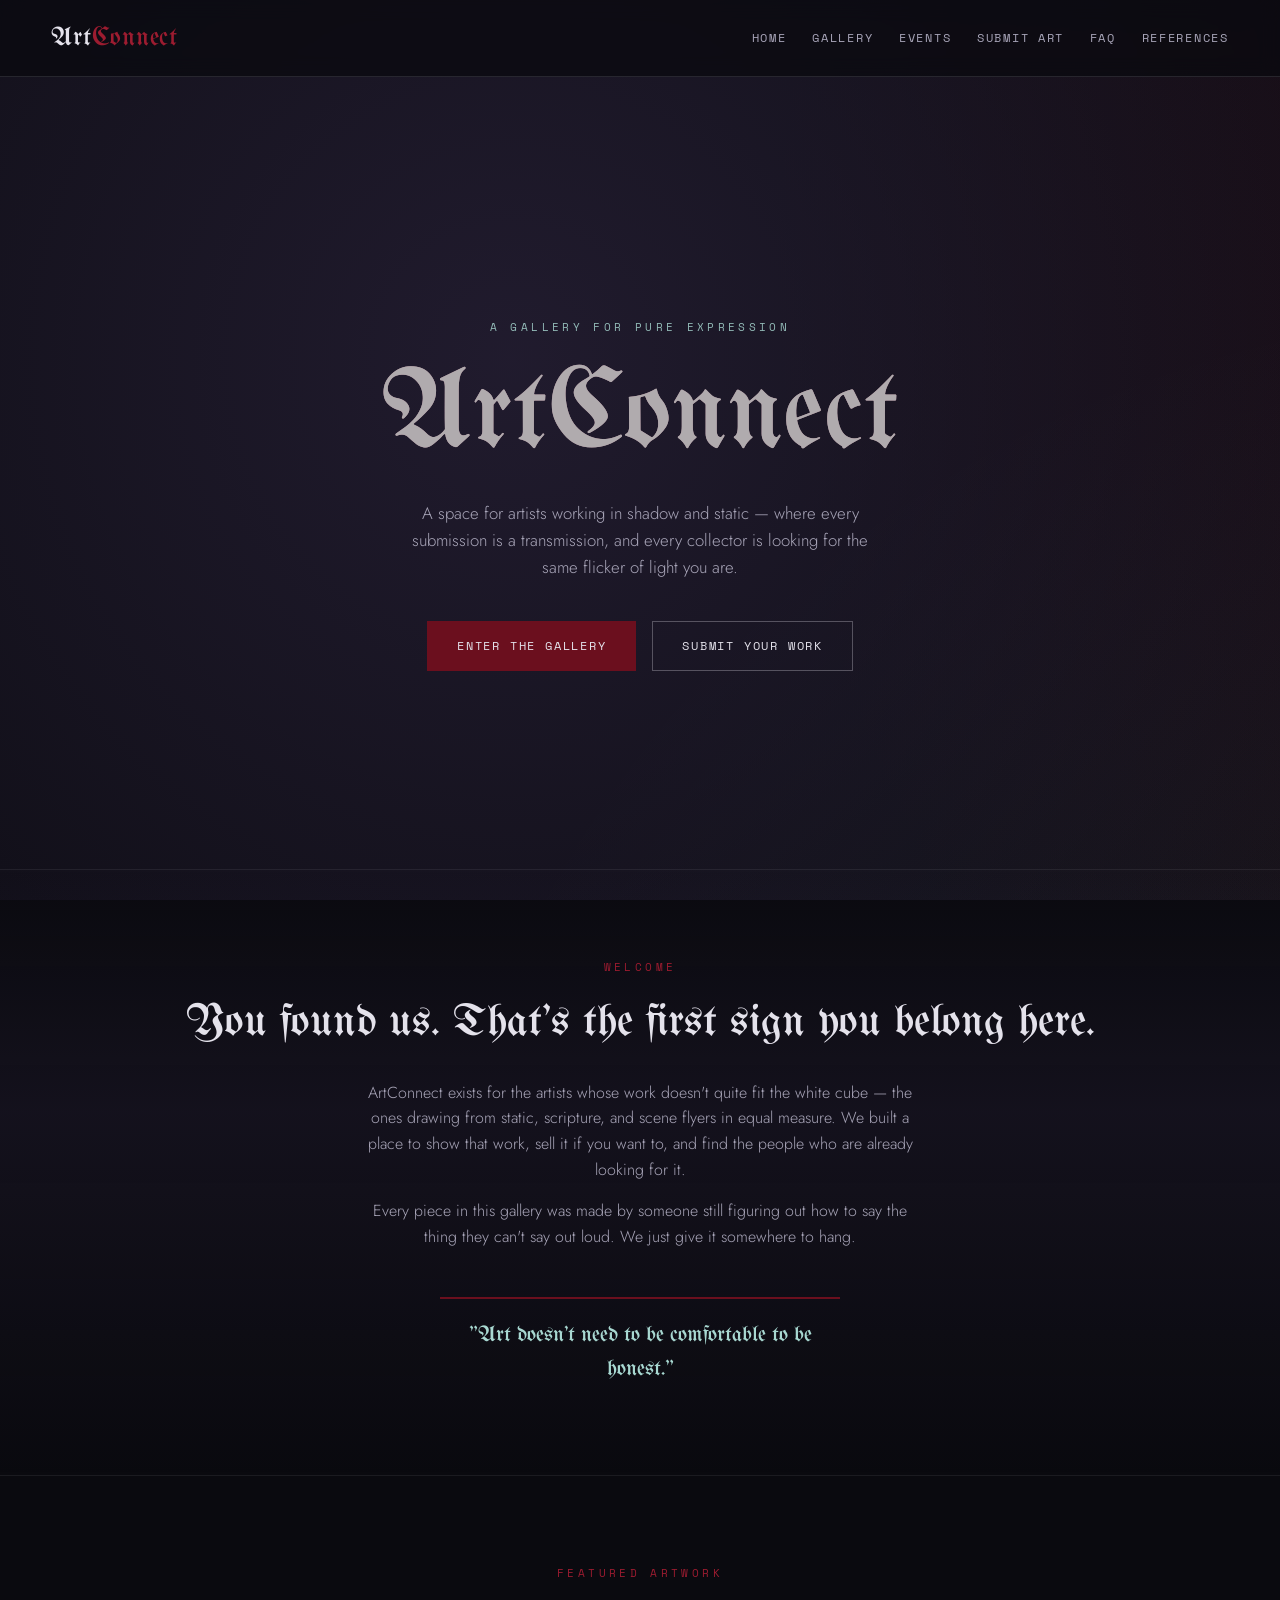
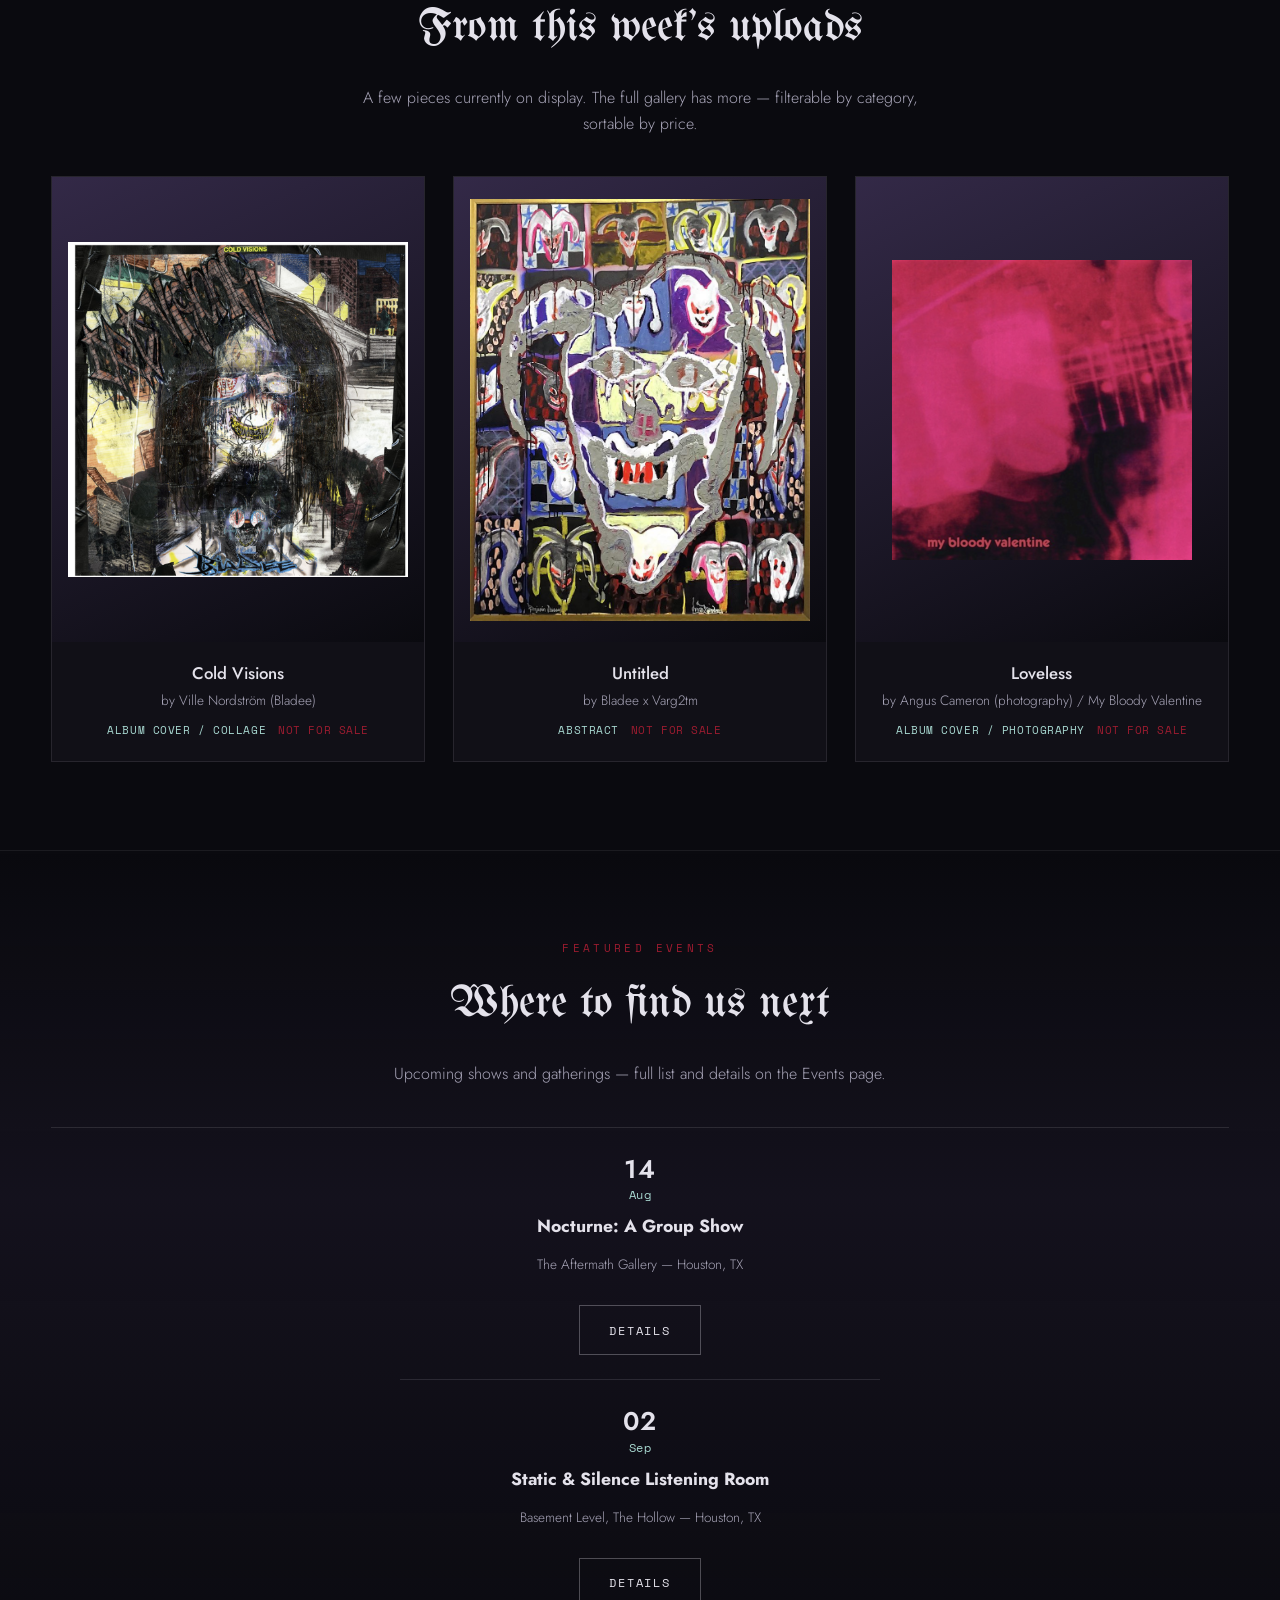
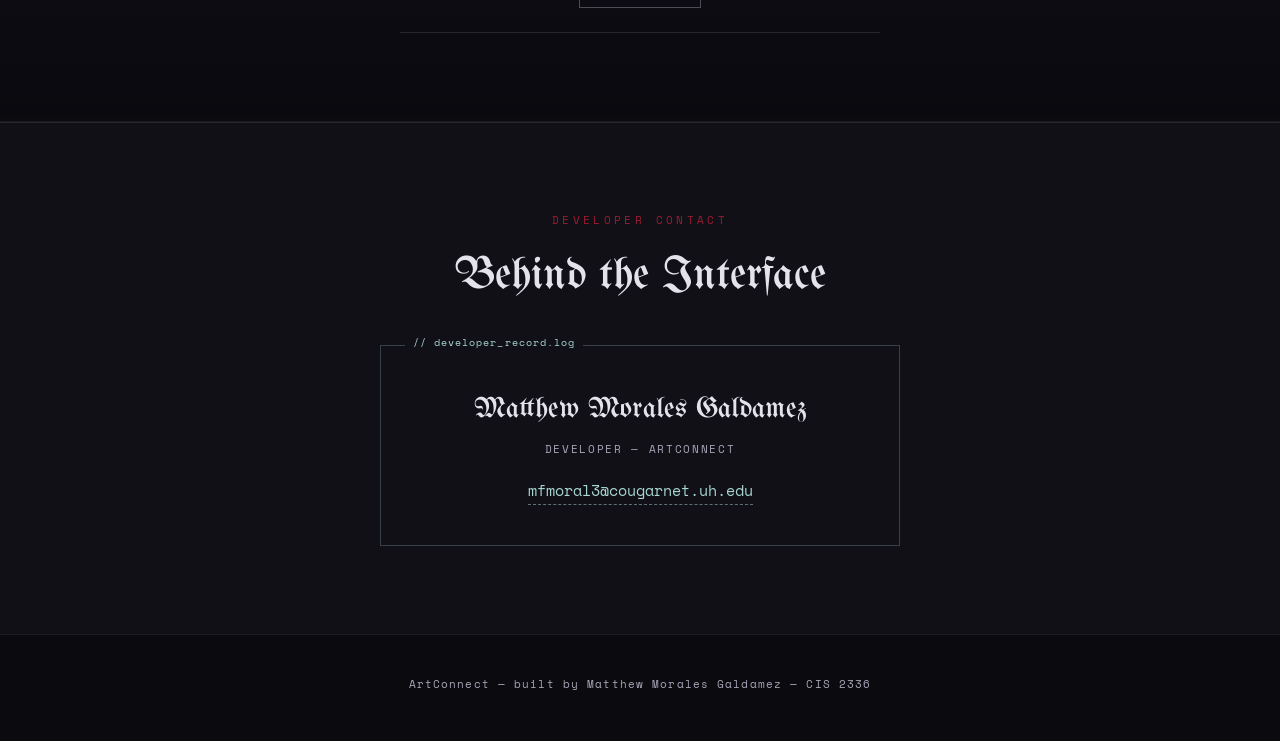
<file: index.html>
<!DOCTYPE html>
<html lang="en">
<head>
<meta charset="UTF-8">
<meta http-equiv="refresh" content="0; url=frontend/index.html">
<title>ArtConnect</title>
<script>window.location.replace("frontend/index.html");</script>
</head>
<body>
  <p>Redirecting to <a href="frontend/index.html">ArtConnect</a>…</p>
</body>
</html>
</file>
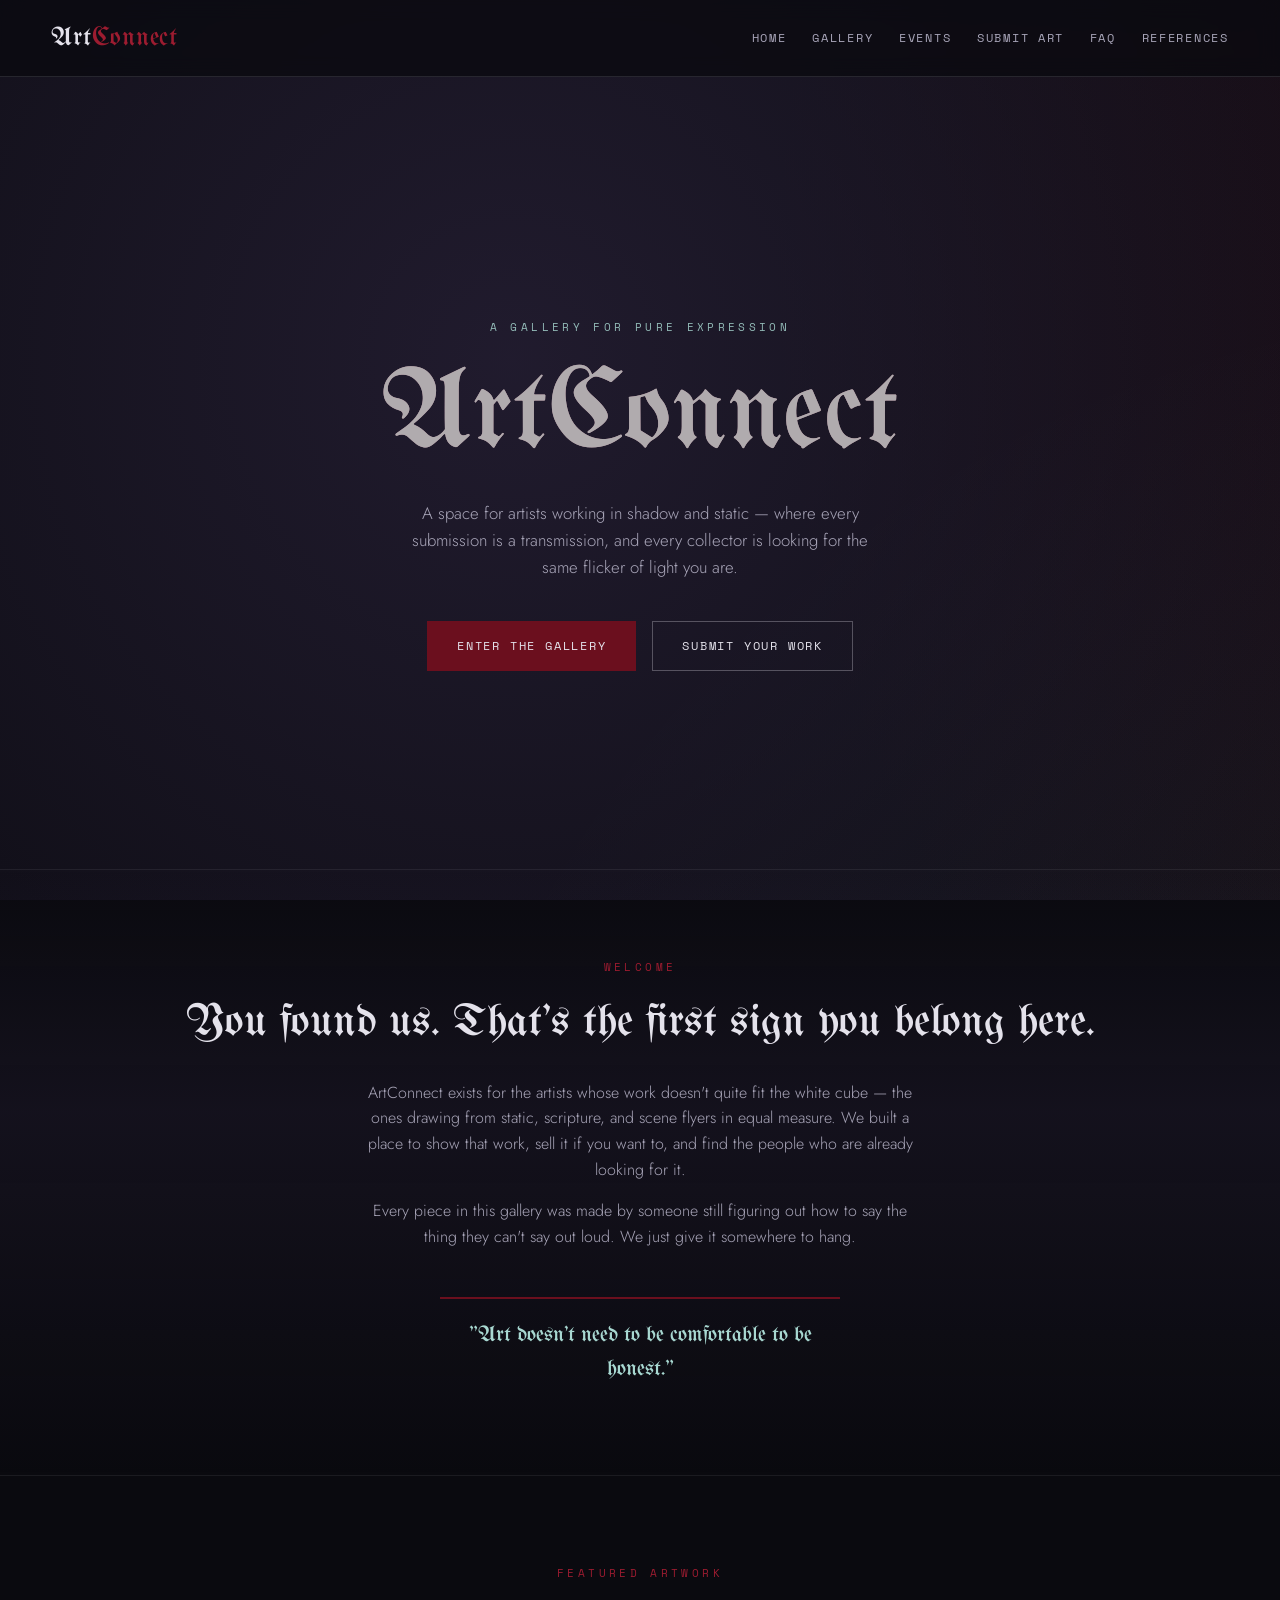
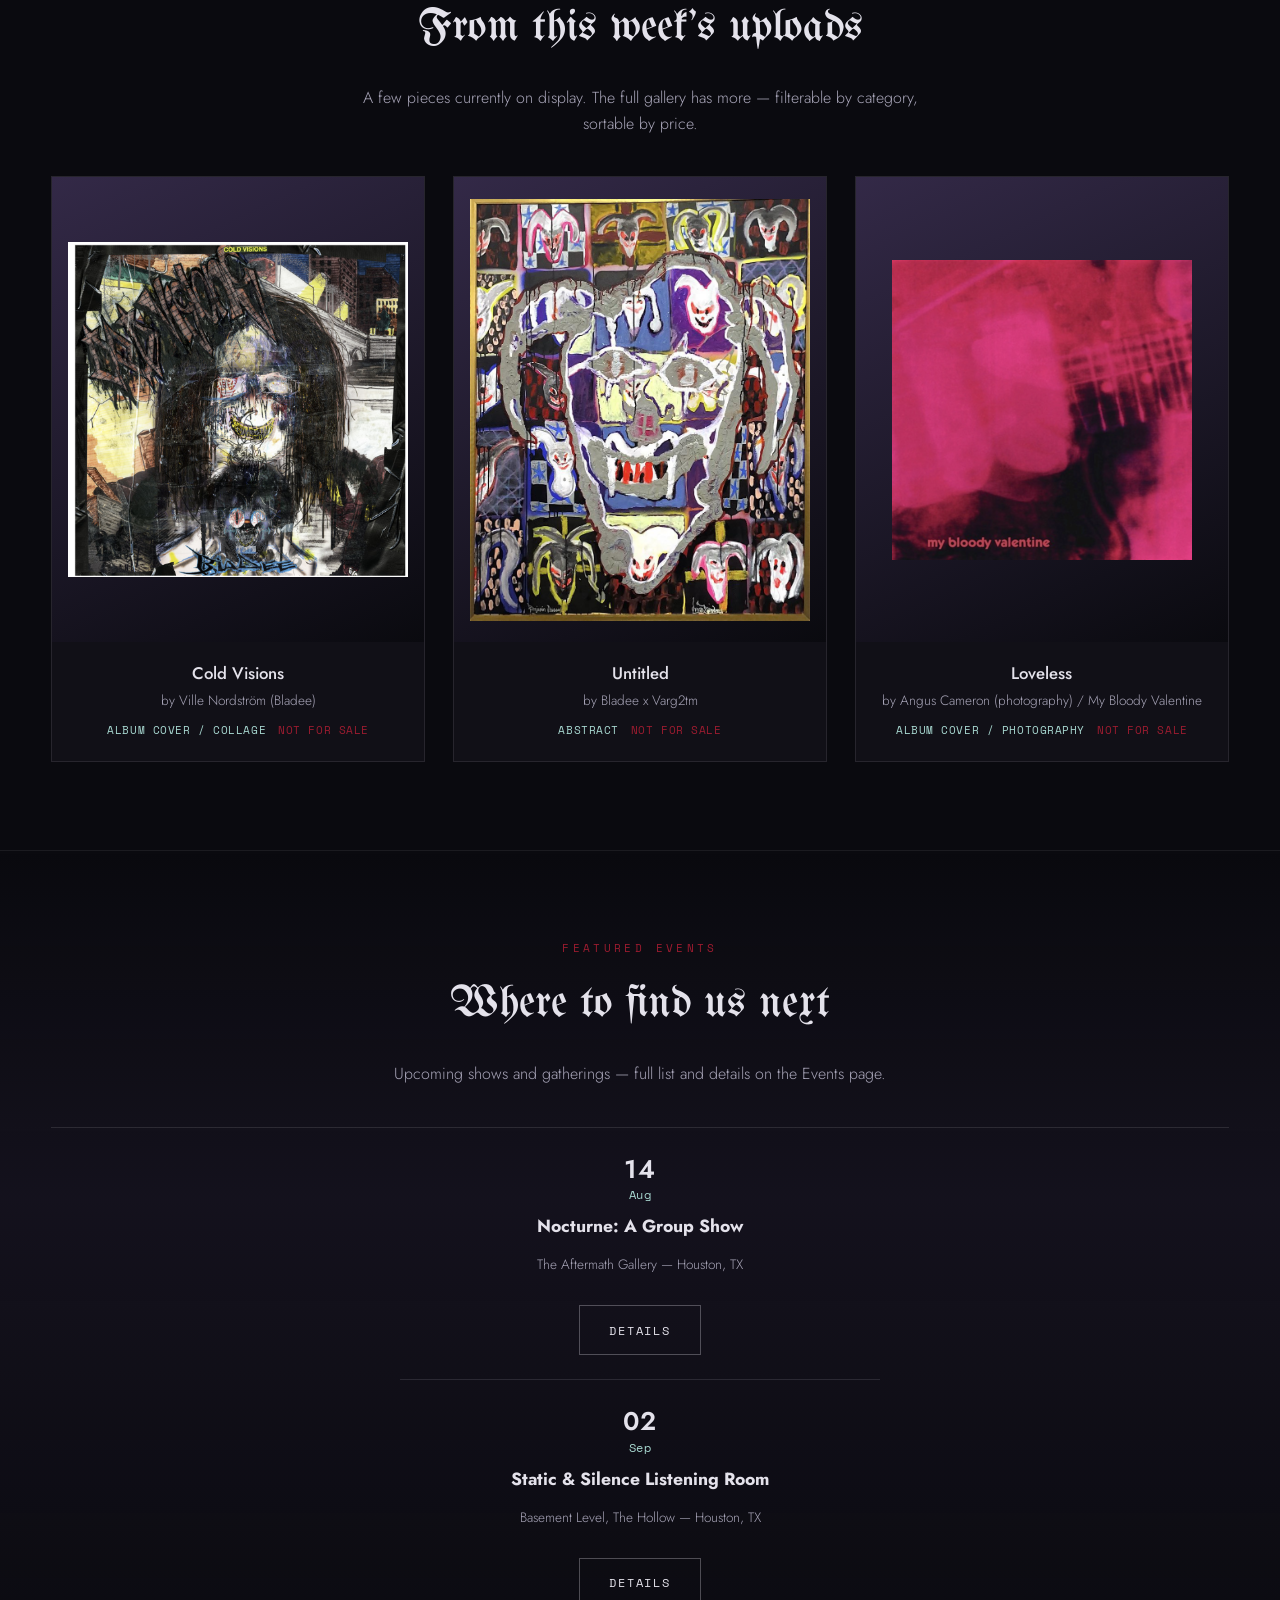
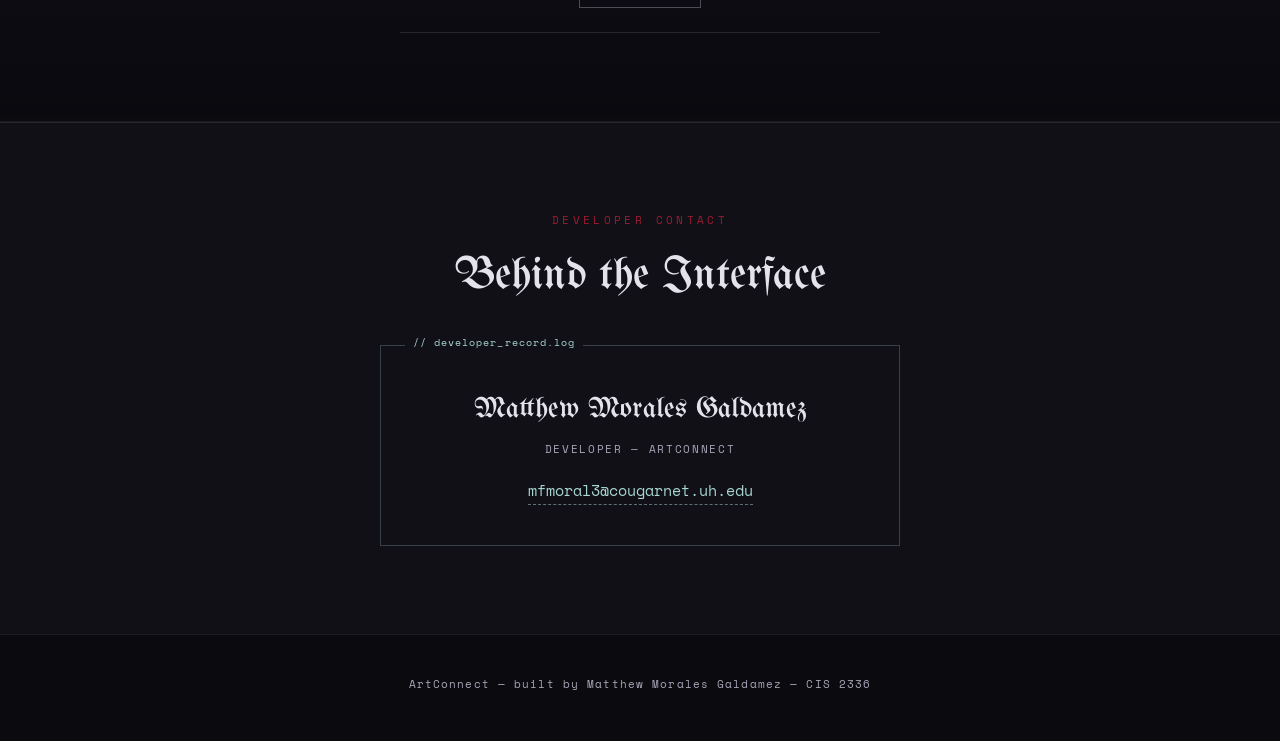
<file: frontend/index.html>
<!DOCTYPE html>
<html lang="en">
<head>
<meta charset="UTF-8">
<meta name="viewport" content="width=device-width, initial-scale=1.0">
<title>ArtConnect — Where the Underground Finds Light</title>
<meta name="description" content="ArtConnect is a home for artists and collectors working in the dark — discover artwork, events, and the community behind them.">
<link rel="stylesheet" href="css/style.css">
</head>
<body>

<div class="fog-layer" aria-hidden="true"></div>

<header>
  <nav class="site-nav" aria-label="Primary">
    <a href="index.html" class="brand">Art<span>Connect</span></a>
    <button class="nav-toggle" id="navToggle" aria-expanded="false" aria-controls="navLinks">Menu</button>
    <ul class="nav-links" id="navLinks">
      <li><a href="index.html">Home</a></li>
      <li><a href="pages/gallery.html">Gallery</a></li>
      <li><a href="pages/events.html">Events</a></li>
      <li><a href="pages/submit.html">Submit Art</a></li>
      <li><a href="pages/faq.html">FAQ</a></li>
      <li><a href="pages/references.html">References</a></li>
    </ul>
  </nav>
</header>

<main>

  <!-- ============ HERO ============ -->
  <section class="hero">
    <p class="hero-eyebrow">A gallery for pure expression</p>
    <h1 class="hero-title"><span data-text="ArtConnect">ArtConnect</span></h1>
    <p class="hero-sub">
      A space for artists working in shadow and static — where every submission
      is a transmission, and every collector is looking for the same flicker of light
      you are.
    </p>
    <div class="hero-cta">
      <a href="pages/gallery.html" class="btn solid">Enter the Gallery</a>
      <a href="pages/submit.html" class="btn">Submit Your Work</a>
    </div>
  </section>

  <!-- ============ WELCOME / ABOUT ============ -->
  <section class="about" aria-labelledby="about-title">
    <div class="section-inner about-grid">
      <div>
        <p class="section-label">Welcome</p>
        <h2 class="section-title" id="about-title">You found us. That's the first sign you belong here.</h2>
        <p class="section-lede">
          ArtConnect exists for the artists whose work doesn't quite fit the white cube —
          the ones drawing from static, scripture, and scene flyers in equal measure.
          We built a place to show that work, sell it if you want to, and find the
          people who are already looking for it.
        </p>
        <p class="section-lede" style="margin-top:1rem;">
          Every piece in this gallery was made by someone still figuring out how to say
          the thing they can't say out loud. We just give it somewhere to hang.
        </p>
      </div>
      <blockquote class="about-quote">
        "Art doesn't need to be comfortable to be honest."
      </blockquote>
    </div>
  </section>

  <!-- ============ FEATURED ARTWORK ============ -->
  <section aria-labelledby="artwork-title">
    <div class="section-inner">
      <p class="section-label">Featured Artwork</p>
      <h2 class="section-title" id="artwork-title">From this week's uploads</h2>
      <p class="section-lede">A few pieces currently on display. The full gallery has more — filterable by category, sortable by price.</p>

      <div class="card-grid">
        <article class="art-card">
          <div class="art-frame">
            <img src="images/cold-visions.png" alt="Cold Visions album cover artwork by Bladee">
          </div>
          <div class="art-info">
            <h3 class="art-title">Cold Visions</h3>
            <p class="art-artist">by Ville Nordström (Bladee)</p>
            <div class="art-meta">
              <span class="art-category">Album Cover / Collage</span>
              <span class="art-price not-for-sale">Not for Sale</span>
            </div>
          </div>
        </article>

        <article class="art-card">
          <div class="art-frame">
            <img src="images/untitled-mask-quilt.png" alt="Untitled abstract painting of layered mask faces">
          </div>
          <div class="art-info">
            <h3 class="art-title">Untitled</h3>
            <p class="art-artist">by Bladee x Varg2tm</p>
            <div class="art-meta">
              <span class="art-category">Abstract</span>
              <span class="art-price not-for-sale">Not for Sale</span>
            </div>
          </div>
        </article>

        <article class="art-card">
          <div class="art-frame">
            <img src="images/loveless.png" alt="Loveless album cover, pink blurred guitar photograph">
          </div>
          <div class="art-info">
            <h3 class="art-title">Loveless</h3>
            <p class="art-artist">by Angus Cameron (photography) / My Bloody Valentine</p>
            <div class="art-meta">
              <span class="art-category">Album Cover / Photography</span>
              <span class="art-price not-for-sale">Not for Sale</span>
            </div>
          </div>
        </article>
      </div>
    </div>
  </section>

  <!-- ============ FEATURED EVENTS ============ -->
  <section class="about" aria-labelledby="events-title">
    <div class="section-inner">
      <p class="section-label">Featured Events</p>
      <h2 class="section-title" id="events-title">Where to find us next</h2>
      <p class="section-lede">Upcoming shows and gatherings — full list and details on the Events page.</p>

      <div class="event-list">
        <div class="event-row">
          <div class="event-date"><strong>14</strong>Aug</div>
          <div>
            <h3 class="event-name">Nocturne: A Group Show</h3>
            <p class="event-loc">The Aftermath Gallery — Houston, TX</p>
          </div>
          <a href="pages/events.html" class="btn">Details</a>
        </div>
        <div class="event-row">
          <div class="event-date"><strong>02</strong>Sep</div>
          <div>
            <h3 class="event-name">Static &amp; Silence Listening Room</h3>
            <p class="event-loc">Basement Level, The Hollow — Houston, TX</p>
          </div>
          <a href="pages/events.html" class="btn">Details</a>
        </div>
      </div>
    </div>
  </section>

  <!-- ============ DEVELOPER CONTACT ============ -->
  <section class="contact" aria-labelledby="contact-title">
    <div class="section-inner">
      <p class="section-label">Developer Contact</p>
      <h2 class="section-title" id="contact-title" style="margin-bottom:2rem;">Behind the Interface</h2>
      <div class="contact-card">
        <p class="contact-name">Matthew Morales Galdamez</p>
        <p class="contact-role">Developer — ArtConnect</p>
        <a class="contact-email" href="mailto:mfmoral3@cougarnet.uh.edu">mfmoral3@cougarnet.uh.edu</a>
      </div>
    </div>
  </section>

</main>

<footer class="site-footer">
  ArtConnect — built by Matthew Morales Galdamez — CIS 2336
</footer>

<script src="js/script.js"></script>
</body>
</html>
</file>
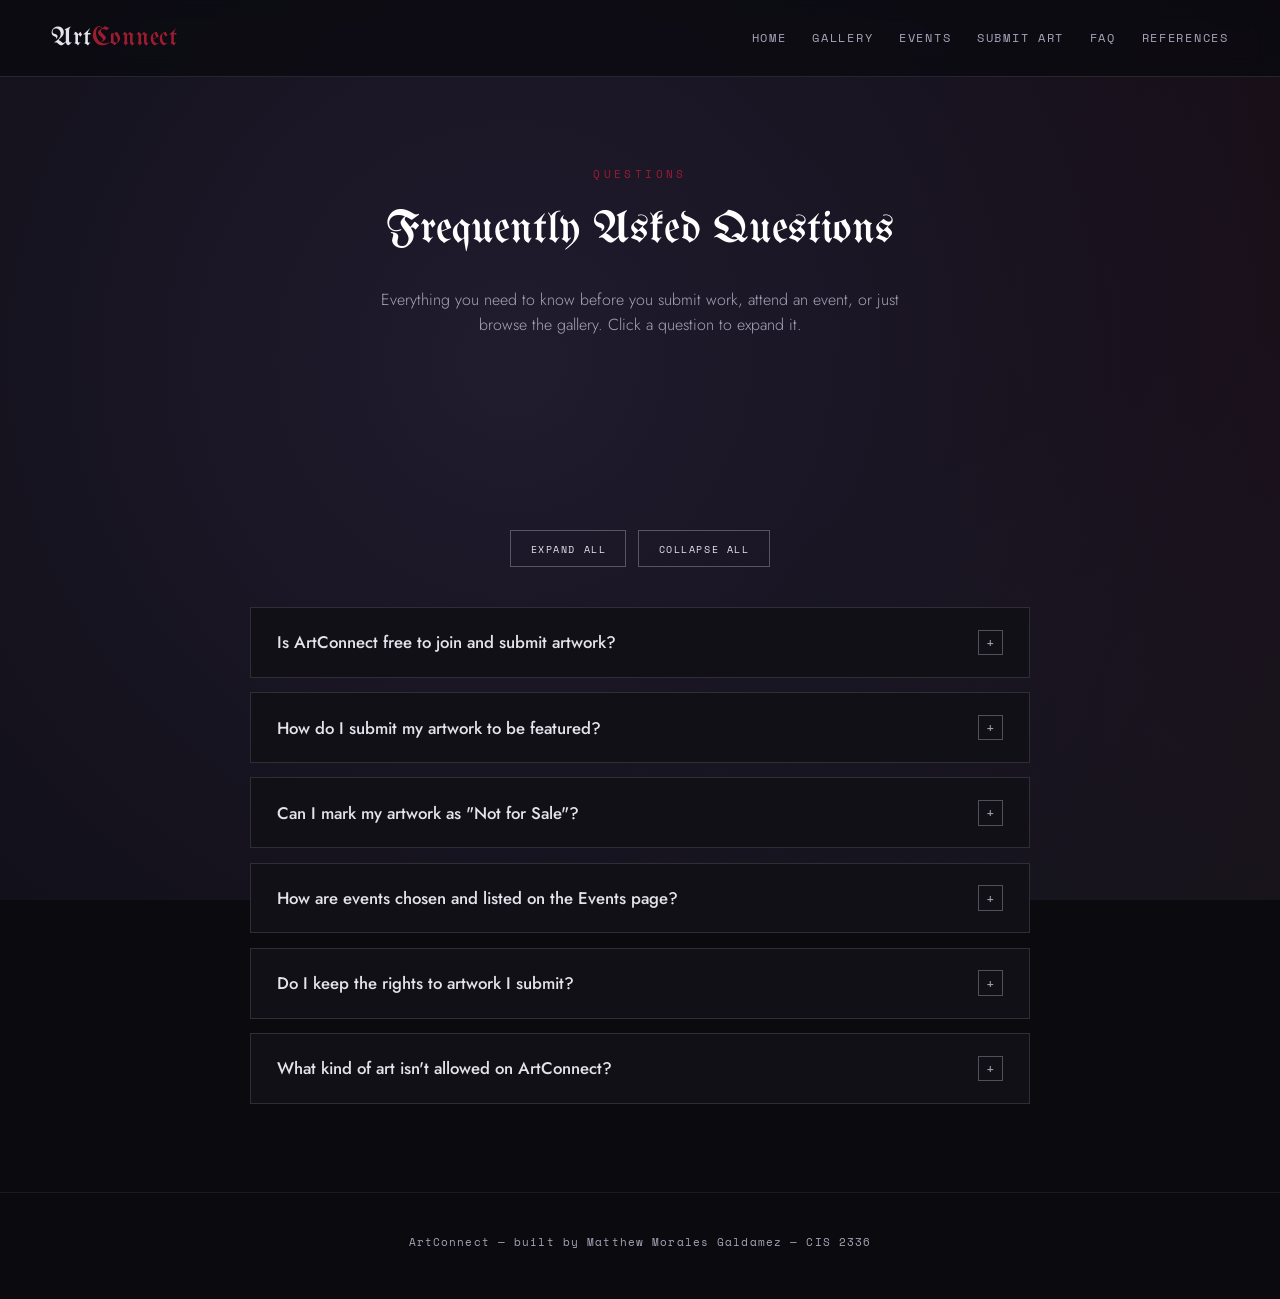
<file: frontend/pages/faq.html>
<!DOCTYPE html>
<html lang="en">
<head>
<meta charset="UTF-8">
<meta name="viewport" content="width=device-width, initial-scale=1.0">
<title>FAQ — ArtConnect</title>
<meta name="description" content="Frequently asked questions about ArtConnect — submitting art, events, and how the site works.">
<link rel="stylesheet" href="../css/style.css">
<link rel="stylesheet" href="../css/faq.css">
</head>
<body>

<div class="fog-layer" aria-hidden="true"></div>

<header>
  <nav class="site-nav" aria-label="Primary">
    <a href="../index.html" class="brand">Art<span>Connect</span></a>
    <button class="nav-toggle" id="navToggle" aria-expanded="false" aria-controls="navLinks">Menu</button>
    <ul class="nav-links" id="navLinks">
      <li><a href="../index.html">Home</a></li>
      <li><a href="gallery.html">Gallery</a></li>
      <li><a href="events.html">Events</a></li>
      <li><a href="submit.html">Submit Art</a></li>
      <li><a href="faq.html">FAQ</a></li>
      <li><a href="references.html">References</a></li>
    </ul>
  </nav>
</header>

<main>

  <section class="page-header">
    <p class="section-label">Questions</p>
    <h1 class="section-title">Frequently Asked Questions</h1>
    <p class="section-lede">
      Everything you need to know before you submit work, attend an event,
      or just browse the gallery. Click a question to expand it.
    </p>
  </section>

  <section>
    <div class="section-inner">

      <div class="faq-toolbar">
        <button class="btn" id="expandAll" type="button">Expand All</button>
        <button class="btn" id="collapseAll" type="button">Collapse All</button>
      </div>

      <div class="faq-list">

        <div class="faq-item">
          <button class="faq-question" aria-expanded="false" aria-controls="faq-answer-1">
            <span class="faq-q-text">Is ArtConnect free to join and submit artwork?</span>
            <span class="faq-icon" aria-hidden="true">+</span>
          </button>
          <div class="faq-answer-wrap" id="faq-answer-1">
            <p class="faq-answer">
              Yes. Creating a profile and submitting artwork through the Artist
              Submission page doesn't cost anything. We don't take a fee from
              sales listed as "for sale," either — what you set is what you keep.
            </p>
          </div>
        </div>

        <div class="faq-item">
          <button class="faq-question" aria-expanded="false" aria-controls="faq-answer-2">
            <span class="faq-q-text">How do I submit my artwork to be featured?</span>
            <span class="faq-icon" aria-hidden="true">+</span>
          </button>
          <div class="faq-answer-wrap" id="faq-answer-2">
            <p class="faq-answer">
              Head to the Submit Art page and fill out the form with your name,
              email, artwork title, category, price (or mark it "Not for Sale"),
              and a short description. Every field is validated before it can be
              submitted, so you'll know right away if something's missing.
            </p>
          </div>
        </div>

        <div class="faq-item">
          <button class="faq-question" aria-expanded="false" aria-controls="faq-answer-3">
            <span class="faq-q-text">Can I mark my artwork as "Not for Sale"?</span>
            <span class="faq-icon" aria-hidden="true">+</span>
          </button>
          <div class="faq-answer-wrap" id="faq-answer-3">
            <p class="faq-answer">
              Absolutely. Not every piece needs a price tag. When you submit
              your work, you can list it as "Not for Sale" instead of a dollar
              amount if you just want it displayed in the gallery.
            </p>
          </div>
        </div>

        <div class="faq-item">
          <button class="faq-question" aria-expanded="false" aria-controls="faq-answer-4">
            <span class="faq-q-text">How are events chosen and listed on the Events page?</span>
            <span class="faq-icon" aria-hidden="true">+</span>
          </button>
          <div class="faq-answer-wrap" id="faq-answer-4">
            <p class="faq-answer">
              Events are curated around the same underground, DIY spirit as the
              art in the gallery — group shows, listening rooms, and community
              gatherings. Each listing includes the date, location, and a short
              description so you know what you're walking into.
            </p>
          </div>
        </div>

        <div class="faq-item">
          <button class="faq-question" aria-expanded="false" aria-controls="faq-answer-5">
            <span class="faq-q-text">Do I keep the rights to artwork I submit?</span>
            <span class="faq-icon" aria-hidden="true">+</span>
          </button>
          <div class="faq-answer-wrap" id="faq-answer-5">
            <p class="faq-answer">
              Yes. Submitting your art to ArtConnect for display doesn't transfer
              ownership or copyright to us. You retain full rights to your own
              work at all times.
            </p>
          </div>
        </div>

        <div class="faq-item">
          <button class="faq-question" aria-expanded="false" aria-controls="faq-answer-6">
            <span class="faq-q-text">What kind of art isn't allowed on ArtConnect?</span>
            <span class="faq-icon" aria-hidden="true">+</span>
          </button>
          <div class="faq-answer-wrap" id="faq-answer-6">
            <p class="faq-answer">
              We're open to dark, unconventional, and boundary-pushing work — that's
              the whole point. What we don't allow is art that isn't yours to submit,
              or that violates someone else's copyright without credit or permission.
            </p>
          </div>
        </div>

      </div>
    </div>
  </section>

</main>

<footer class="site-footer">
  ArtConnect — built by Matthew Morales Galdamez — CIS 2336
</footer>

<script src="../js/script.js"></script>
<script src="../js/faq.js"></script>
</body>
</html>
</file>
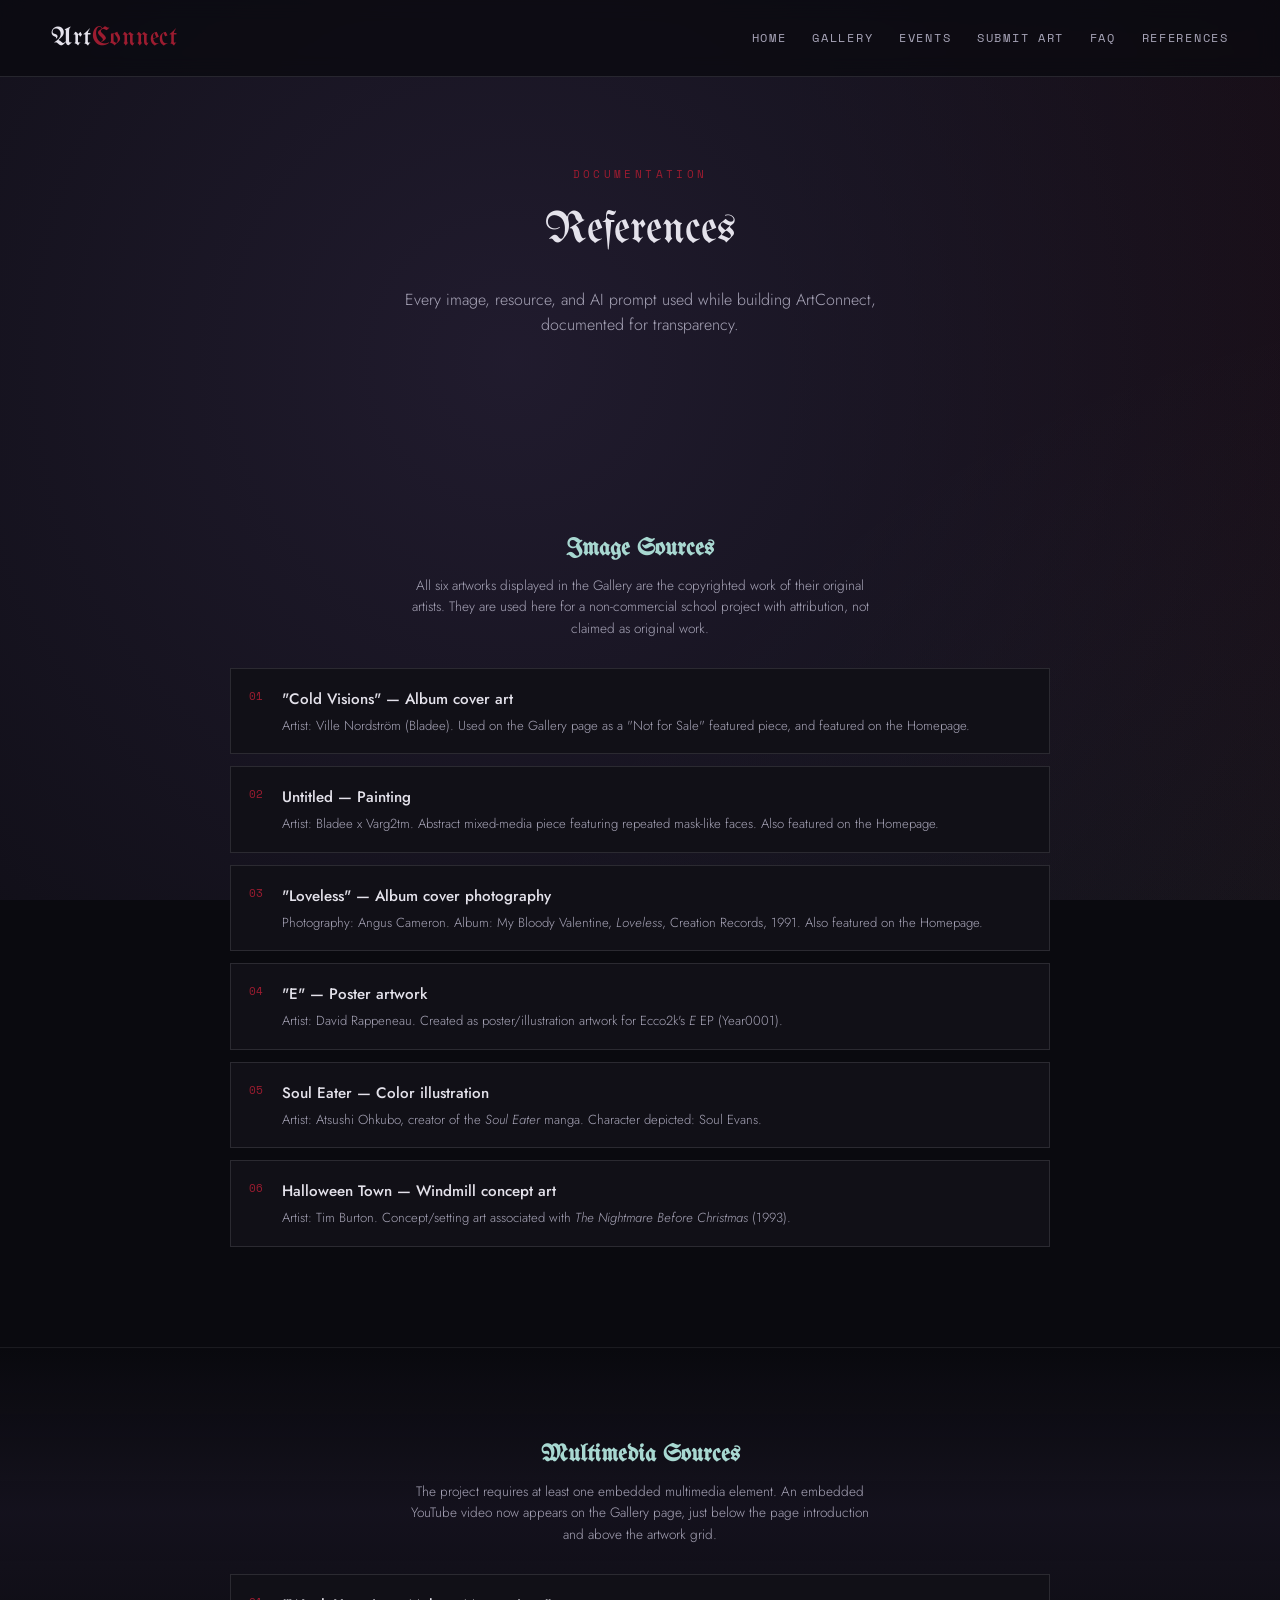
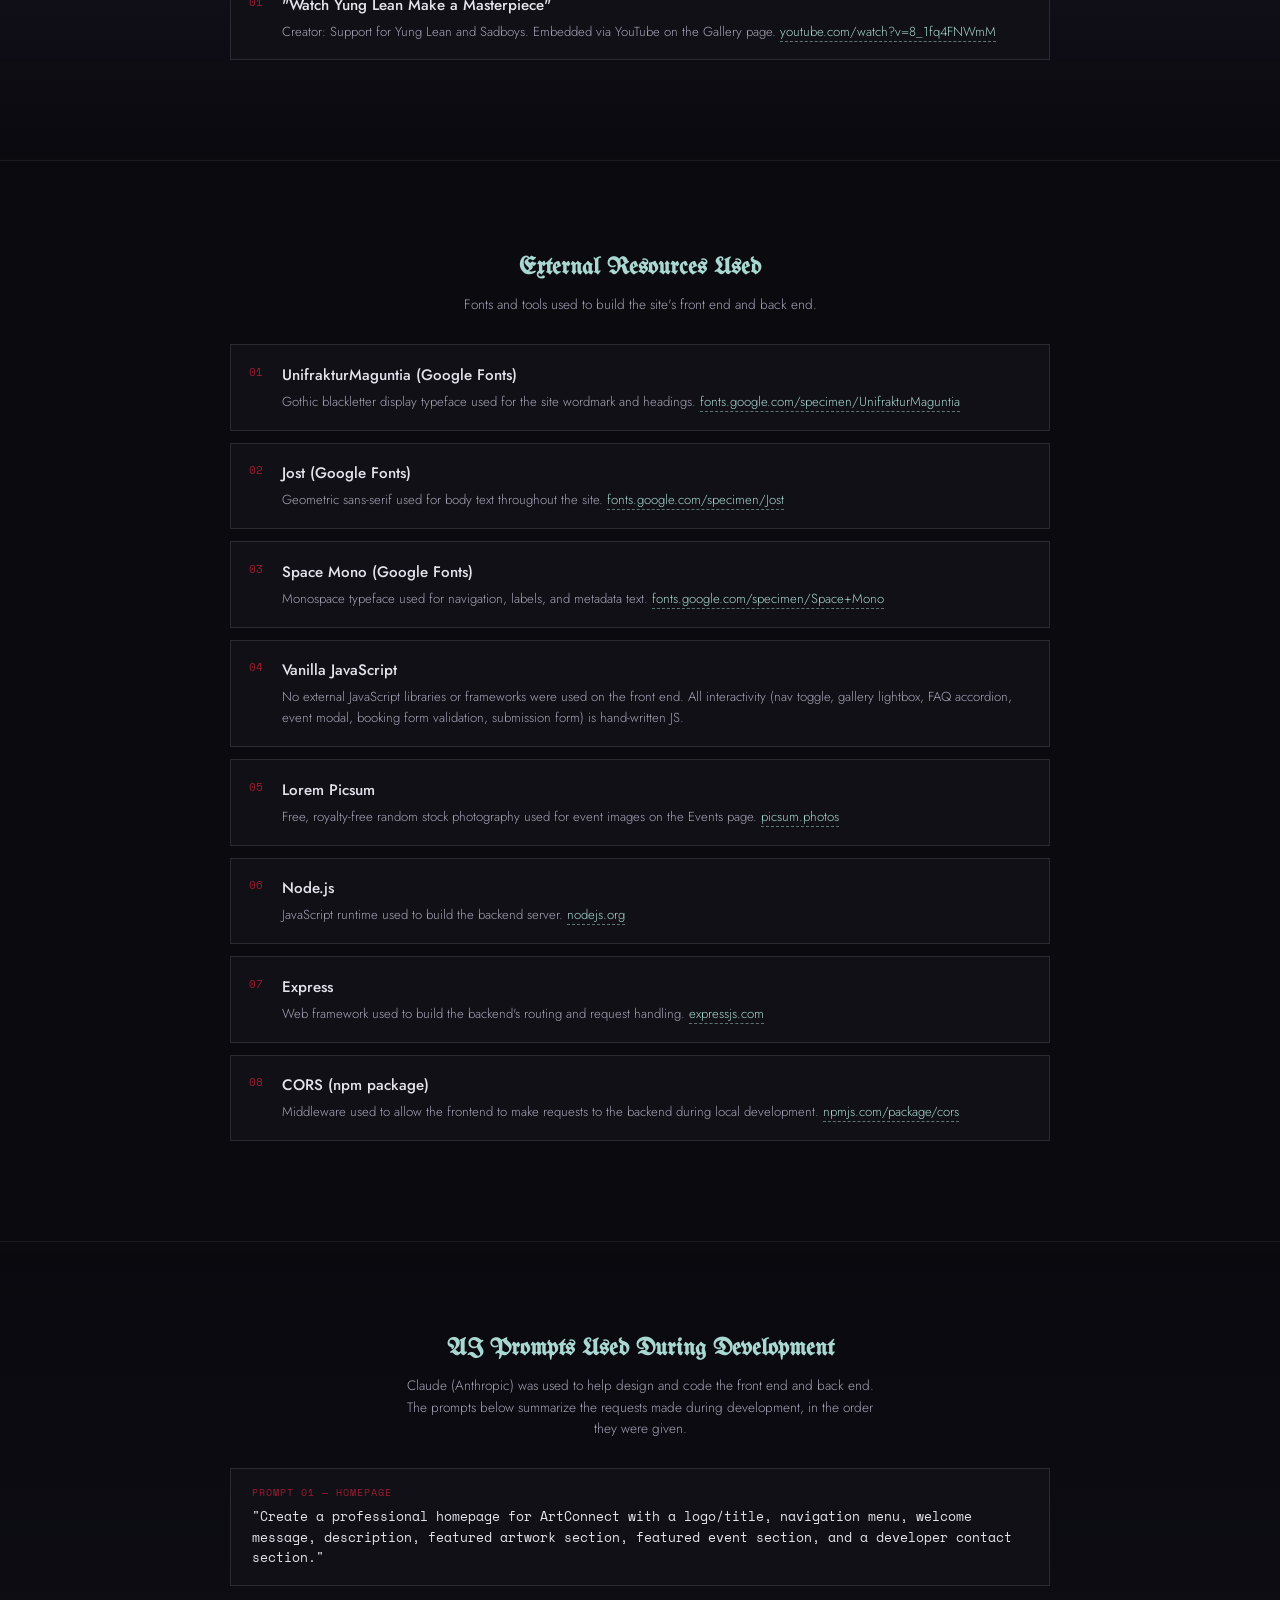
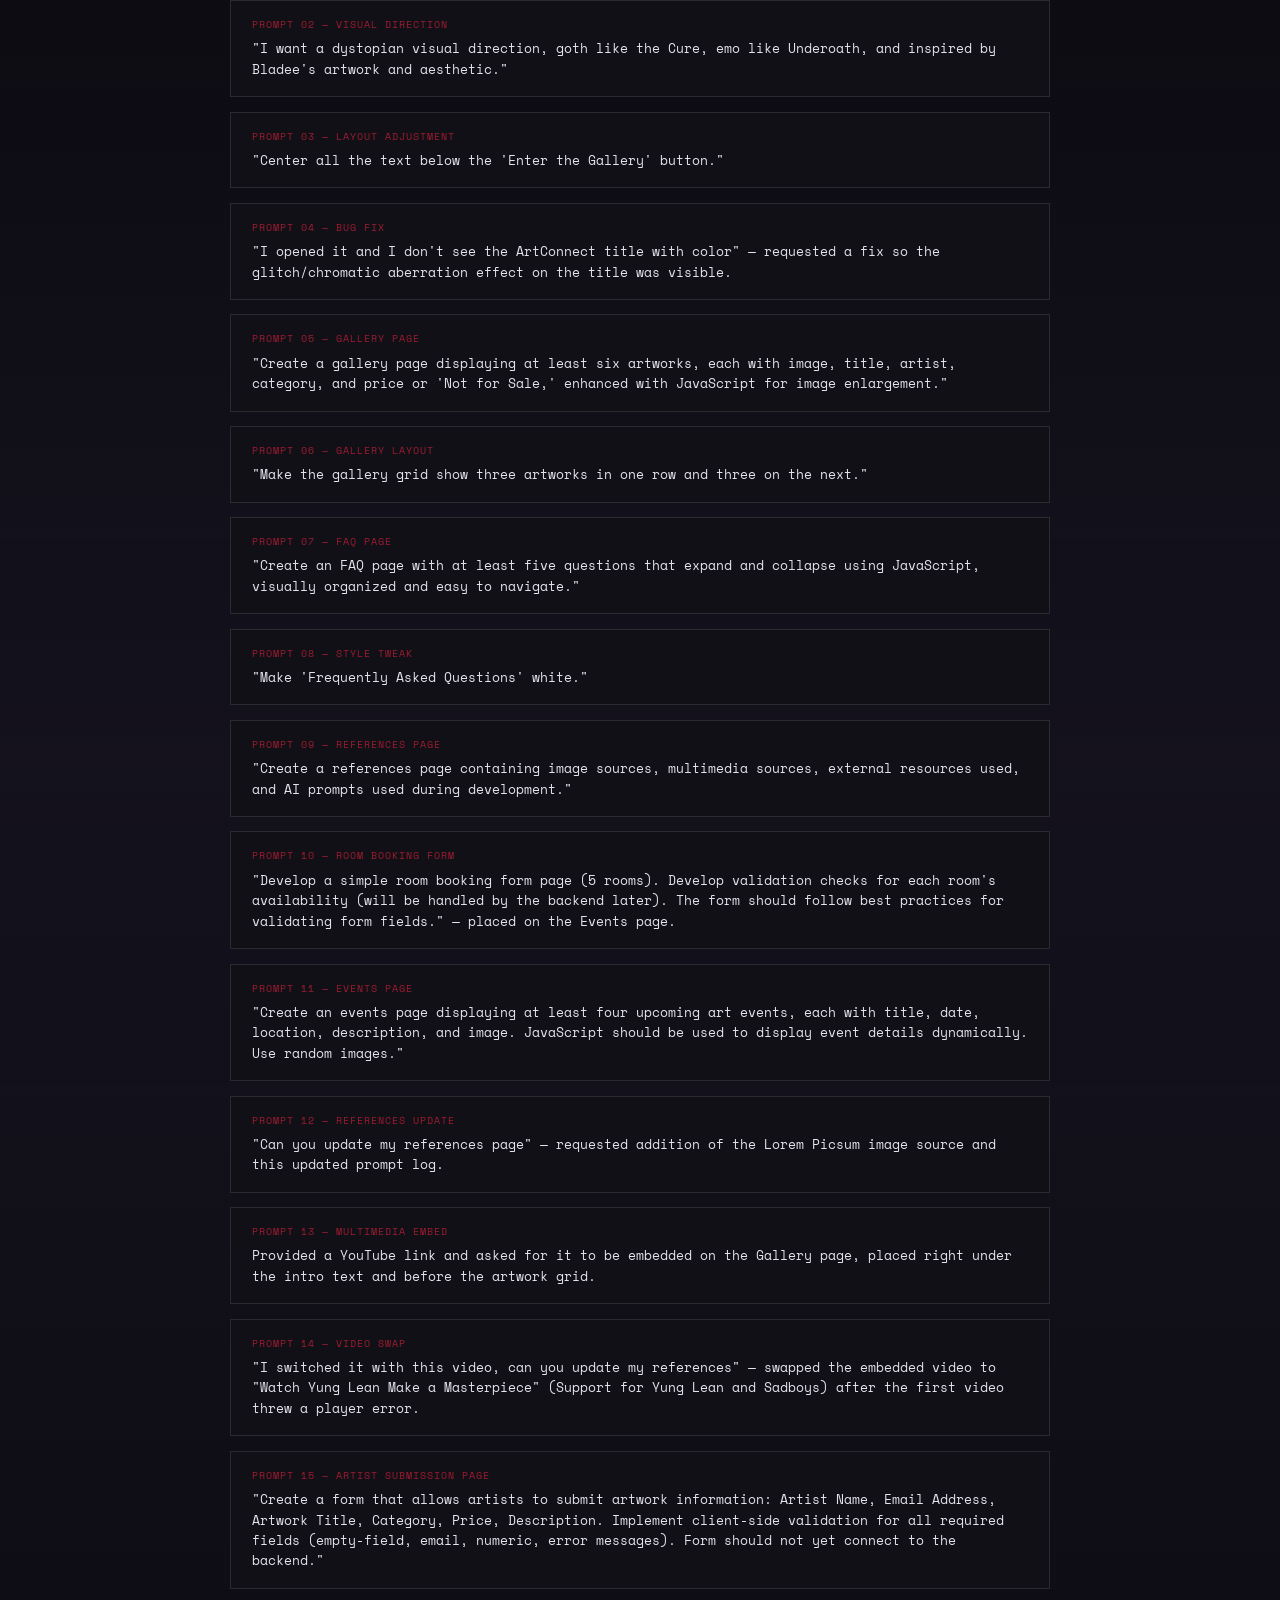
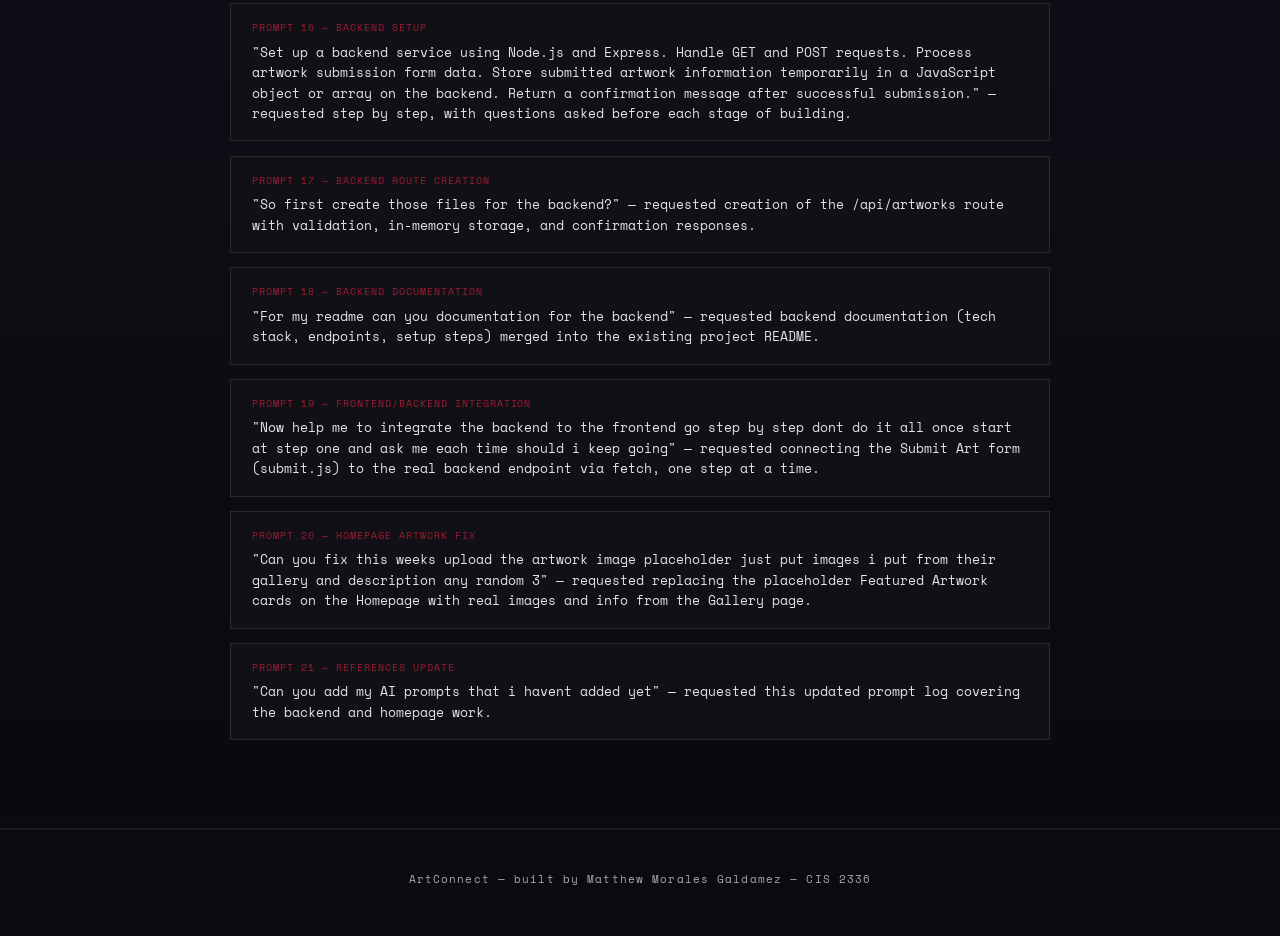
<file: frontend/pages/references.html>
<!DOCTYPE html>
<html lang="en">
<head>
<meta charset="UTF-8">
<meta name="viewport" content="width=device-width, initial-scale=1.0">
<title>References — ArtConnect</title>
<meta name="description" content="Image sources, multimedia sources, external resources, and AI prompts used while building ArtConnect.">
<link rel="stylesheet" href="../css/style.css">
<link rel="stylesheet" href="../css/references.css">
</head>
<body>

<div class="fog-layer" aria-hidden="true"></div>

<header>
  <nav class="site-nav" aria-label="Primary">
    <a href="../index.html" class="brand">Art<span>Connect</span></a>
    <button class="nav-toggle" id="navToggle" aria-expanded="false" aria-controls="navLinks">Menu</button>
    <ul class="nav-links" id="navLinks">
      <li><a href="../index.html">Home</a></li>
      <li><a href="gallery.html">Gallery</a></li>
      <li><a href="events.html">Events</a></li>
      <li><a href="submit.html">Submit Art</a></li>
      <li><a href="faq.html">FAQ</a></li>
      <li><a href="references.html">References</a></li>
    </ul>
  </nav>
</header>

<main>

  <section class="page-header">
    <p class="section-label">Documentation</p>
    <h1 class="section-title">References</h1>
    <p class="section-lede">
      Every image, resource, and AI prompt used while building ArtConnect,
      documented for transparency.
    </p>
  </section>

  <!-- ============ IMAGE SOURCES ============ -->
  <section>
    <div class="section-inner">
      <div class="ref-block">
        <h2 class="ref-block-title">Image Sources</h2>
        <p class="ref-block-note">
          All six artworks displayed in the Gallery are the copyrighted work of
          their original artists. They are used here for a non-commercial school
          project with attribution, not claimed as original work.
        </p>
        <ul class="ref-list">
          <li class="ref-item">
            <p class="ref-item-title">"Cold Visions" — Album cover art</p>
            <p class="ref-item-detail">Artist: Ville Nordström (Bladee). Used on the Gallery page as a "Not for Sale" featured piece, and featured on the Homepage.</p>
          </li>
          <li class="ref-item">
            <p class="ref-item-title">Untitled — Painting</p>
            <p class="ref-item-detail">Artist: Bladee x Varg2tm. Abstract mixed-media piece featuring repeated mask-like faces. Also featured on the Homepage.</p>
          </li>
          <li class="ref-item">
            <p class="ref-item-title">"Loveless" — Album cover photography</p>
            <p class="ref-item-detail">Photography: Angus Cameron. Album: My Bloody Valentine, <em>Loveless</em>, Creation Records, 1991. Also featured on the Homepage.</p>
          </li>
          <li class="ref-item">
            <p class="ref-item-title">"E" — Poster artwork</p>
            <p class="ref-item-detail">Artist: David Rappeneau. Created as poster/illustration artwork for Ecco2k's <em>E</em> EP (Year0001).</p>
          </li>
          <li class="ref-item">
            <p class="ref-item-title">Soul Eater — Color illustration</p>
            <p class="ref-item-detail">Artist: Atsushi Ohkubo, creator of the <em>Soul Eater</em> manga. Character depicted: Soul Evans.</p>
          </li>
          <li class="ref-item">
            <p class="ref-item-title">Halloween Town — Windmill concept art</p>
            <p class="ref-item-detail">Artist: Tim Burton. Concept/setting art associated with <em>The Nightmare Before Christmas</em> (1993).</p>
          </li>
        </ul>
      </div>
    </div>
  </section>

  <!-- ============ MULTIMEDIA SOURCES ============ -->
  <section class="about">
    <div class="section-inner">
      <div class="ref-block" style="margin-bottom:0;">
        <h2 class="ref-block-title">Multimedia Sources</h2>
        <p class="ref-block-note">
          The project requires at least one embedded multimedia element. An
          embedded YouTube video now appears on the Gallery page, just below
          the page introduction and above the artwork grid.
        </p>
        <ul class="ref-list">
          <li class="ref-item">
            <p class="ref-item-title">"Watch Yung Lean Make a Masterpiece"</p>
            <p class="ref-item-detail">Creator: Support for Yung Lean and Sadboys. Embedded via YouTube on the Gallery page. <a href="https://www.youtube.com/watch?v=8_1fq4FNWmM" target="_blank" rel="noopener">youtube.com/watch?v=8_1fq4FNWmM</a></p>
          </li>
        </ul>
      </div>
    </div>
  </section>

  <!-- ============ EXTERNAL RESOURCES ============ -->
  <section>
    <div class="section-inner">
      <div class="ref-block">
        <h2 class="ref-block-title">External Resources Used</h2>
        <p class="ref-block-note">
          Fonts and tools used to build the site's front end and back end.
        </p>
        <ul class="ref-list">
          <li class="ref-item">
            <p class="ref-item-title">UnifrakturMaguntia (Google Fonts)</p>
            <p class="ref-item-detail">Gothic blackletter display typeface used for the site wordmark and headings. <a href="https://fonts.google.com/specimen/UnifrakturMaguntia" target="_blank" rel="noopener">fonts.google.com/specimen/UnifrakturMaguntia</a></p>
          </li>
          <li class="ref-item">
            <p class="ref-item-title">Jost (Google Fonts)</p>
            <p class="ref-item-detail">Geometric sans-serif used for body text throughout the site. <a href="https://fonts.google.com/specimen/Jost" target="_blank" rel="noopener">fonts.google.com/specimen/Jost</a></p>
          </li>
          <li class="ref-item">
            <p class="ref-item-title">Space Mono (Google Fonts)</p>
            <p class="ref-item-detail">Monospace typeface used for navigation, labels, and metadata text. <a href="https://fonts.google.com/specimen/Space+Mono" target="_blank" rel="noopener">fonts.google.com/specimen/Space+Mono</a></p>
          </li>
          <li class="ref-item">
            <p class="ref-item-title">Vanilla JavaScript</p>
            <p class="ref-item-detail">No external JavaScript libraries or frameworks were used on the front end. All interactivity (nav toggle, gallery lightbox, FAQ accordion, event modal, booking form validation, submission form) is hand-written JS.</p>
          </li>
          <li class="ref-item">
            <p class="ref-item-title">Lorem Picsum</p>
            <p class="ref-item-detail">Free, royalty-free random stock photography used for event images on the Events page. <a href="https://picsum.photos" target="_blank" rel="noopener">picsum.photos</a></p>
          </li>
          <li class="ref-item">
            <p class="ref-item-title">Node.js</p>
            <p class="ref-item-detail">JavaScript runtime used to build the backend server. <a href="https://nodejs.org" target="_blank" rel="noopener">nodejs.org</a></p>
          </li>
          <li class="ref-item">
            <p class="ref-item-title">Express</p>
            <p class="ref-item-detail">Web framework used to build the backend's routing and request handling. <a href="https://expressjs.com" target="_blank" rel="noopener">expressjs.com</a></p>
          </li>
          <li class="ref-item">
            <p class="ref-item-title">CORS (npm package)</p>
            <p class="ref-item-detail">Middleware used to allow the frontend to make requests to the backend during local development. <a href="https://www.npmjs.com/package/cors" target="_blank" rel="noopener">npmjs.com/package/cors</a></p>
          </li>
        </ul>
      </div>
    </div>
  </section>

  <!-- ============ AI PROMPTS ============ -->
  <section class="about">
    <div class="section-inner">
      <div class="ref-block" style="margin-bottom:0;">
        <h2 class="ref-block-title">AI Prompts Used During Development</h2>
        <p class="ref-block-note">
          Claude (Anthropic) was used to help design and code the front end and
          back end. The prompts below summarize the requests made during
          development, in the order they were given.
        </p>
        <div class="prompt-log">
          <div class="prompt-entry">
            <p class="p-label">Prompt 01 — Homepage</p>
            <p class="p-text">"Create a professional homepage for ArtConnect with a logo/title, navigation menu, welcome message, description, featured artwork section, featured event section, and a developer contact section."</p>
          </div>
          <div class="prompt-entry">
            <p class="p-label">Prompt 02 — Visual direction</p>
            <p class="p-text">"I want a dystopian visual direction, goth like the Cure, emo like Underoath, and inspired by Bladee's artwork and aesthetic."</p>
          </div>
          <div class="prompt-entry">
            <p class="p-label">Prompt 03 — Layout adjustment</p>
            <p class="p-text">"Center all the text below the 'Enter the Gallery' button."</p>
          </div>
          <div class="prompt-entry">
            <p class="p-label">Prompt 04 — Bug fix</p>
            <p class="p-text">"I opened it and I don't see the ArtConnect title with color" — requested a fix so the glitch/chromatic aberration effect on the title was visible.</p>
          </div>
          <div class="prompt-entry">
            <p class="p-label">Prompt 05 — Gallery page</p>
            <p class="p-text">"Create a gallery page displaying at least six artworks, each with image, title, artist, category, and price or 'Not for Sale,' enhanced with JavaScript for image enlargement."</p>
          </div>
          <div class="prompt-entry">
            <p class="p-label">Prompt 06 — Gallery layout</p>
            <p class="p-text">"Make the gallery grid show three artworks in one row and three on the next."</p>
          </div>
          <div class="prompt-entry">
            <p class="p-label">Prompt 07 — FAQ page</p>
            <p class="p-text">"Create an FAQ page with at least five questions that expand and collapse using JavaScript, visually organized and easy to navigate."</p>
          </div>
          <div class="prompt-entry">
            <p class="p-label">Prompt 08 — Style tweak</p>
            <p class="p-text">"Make 'Frequently Asked Questions' white."</p>
          </div>
          <div class="prompt-entry">
            <p class="p-label">Prompt 09 — References page</p>
            <p class="p-text">"Create a references page containing image sources, multimedia sources, external resources used, and AI prompts used during development."</p>
          </div>
          <div class="prompt-entry">
            <p class="p-label">Prompt 10 — Room booking form</p>
            <p class="p-text">"Develop a simple room booking form page (5 rooms). Develop validation checks for each room's availability (will be handled by the backend later). The form should follow best practices for validating form fields." — placed on the Events page.</p>
          </div>
          <div class="prompt-entry">
            <p class="p-label">Prompt 11 — Events page</p>
            <p class="p-text">"Create an events page displaying at least four upcoming art events, each with title, date, location, description, and image. JavaScript should be used to display event details dynamically. Use random images."</p>
          </div>
          <div class="prompt-entry">
            <p class="p-label">Prompt 12 — References update</p>
            <p class="p-text">"Can you update my references page" — requested addition of the Lorem Picsum image source and this updated prompt log.</p>
          </div>
          <div class="prompt-entry">
            <p class="p-label">Prompt 13 — Multimedia embed</p>
            <p class="p-text">Provided a YouTube link and asked for it to be embedded on the Gallery page, placed right under the intro text and before the artwork grid.</p>
          </div>
          <div class="prompt-entry">
            <p class="p-label">Prompt 14 — Video swap</p>
            <p class="p-text">"I switched it with this video, can you update my references" — swapped the embedded video to "Watch Yung Lean Make a Masterpiece" (Support for Yung Lean and Sadboys) after the first video threw a player error.</p>
          </div>
          <div class="prompt-entry">
            <p class="p-label">Prompt 15 — Artist Submission page</p>
            <p class="p-text">"Create a form that allows artists to submit artwork information: Artist Name, Email Address, Artwork Title, Category, Price, Description. Implement client-side validation for all required fields (empty-field, email, numeric, error messages). Form should not yet connect to the backend."</p>
          </div>
          <div class="prompt-entry">
            <p class="p-label">Prompt 16 — Backend setup</p>
            <p class="p-text">"Set up a backend service using Node.js and Express. Handle GET and POST requests. Process artwork submission form data. Store submitted artwork information temporarily in a JavaScript object or array on the backend. Return a confirmation message after successful submission." — requested step by step, with questions asked before each stage of building.</p>
          </div>
          <div class="prompt-entry">
            <p class="p-label">Prompt 17 — Backend route creation</p>
            <p class="p-text">"So first create those files for the backend?" — requested creation of the /api/artworks route with validation, in-memory storage, and confirmation responses.</p>
          </div>
          <div class="prompt-entry">
            <p class="p-label">Prompt 18 — Backend documentation</p>
            <p class="p-text">"For my readme can you documentation for the backend" — requested backend documentation (tech stack, endpoints, setup steps) merged into the existing project README.</p>
          </div>
          <div class="prompt-entry">
            <p class="p-label">Prompt 19 — Frontend/backend integration</p>
            <p class="p-text">"Now help me to integrate the backend to the frontend go step by step dont do it all once start at step one and ask me each time should i keep going" — requested connecting the Submit Art form (submit.js) to the real backend endpoint via fetch, one step at a time.</p>
          </div>
          <div class="prompt-entry">
            <p class="p-label">Prompt 20 — Homepage artwork fix</p>
            <p class="p-text">"Can you fix this weeks upload the artwork image placeholder just put images i put from their gallery and description any random 3" — requested replacing the placeholder Featured Artwork cards on the Homepage with real images and info from the Gallery page.</p>
          </div>
          <div class="prompt-entry">
            <p class="p-label">Prompt 21 — References update</p>
            <p class="p-text">"Can you add my AI prompts that i havent added yet" — requested this updated prompt log covering the backend and homepage work.</p>
          </div>
        </div>
      </div>
    </div>
  </section>

</main>

<footer class="site-footer">
  ArtConnect — built by Matthew Morales Galdamez — CIS 2336
</footer>

<script src="../js/script.js"></script>
</body>
</html>
</file>
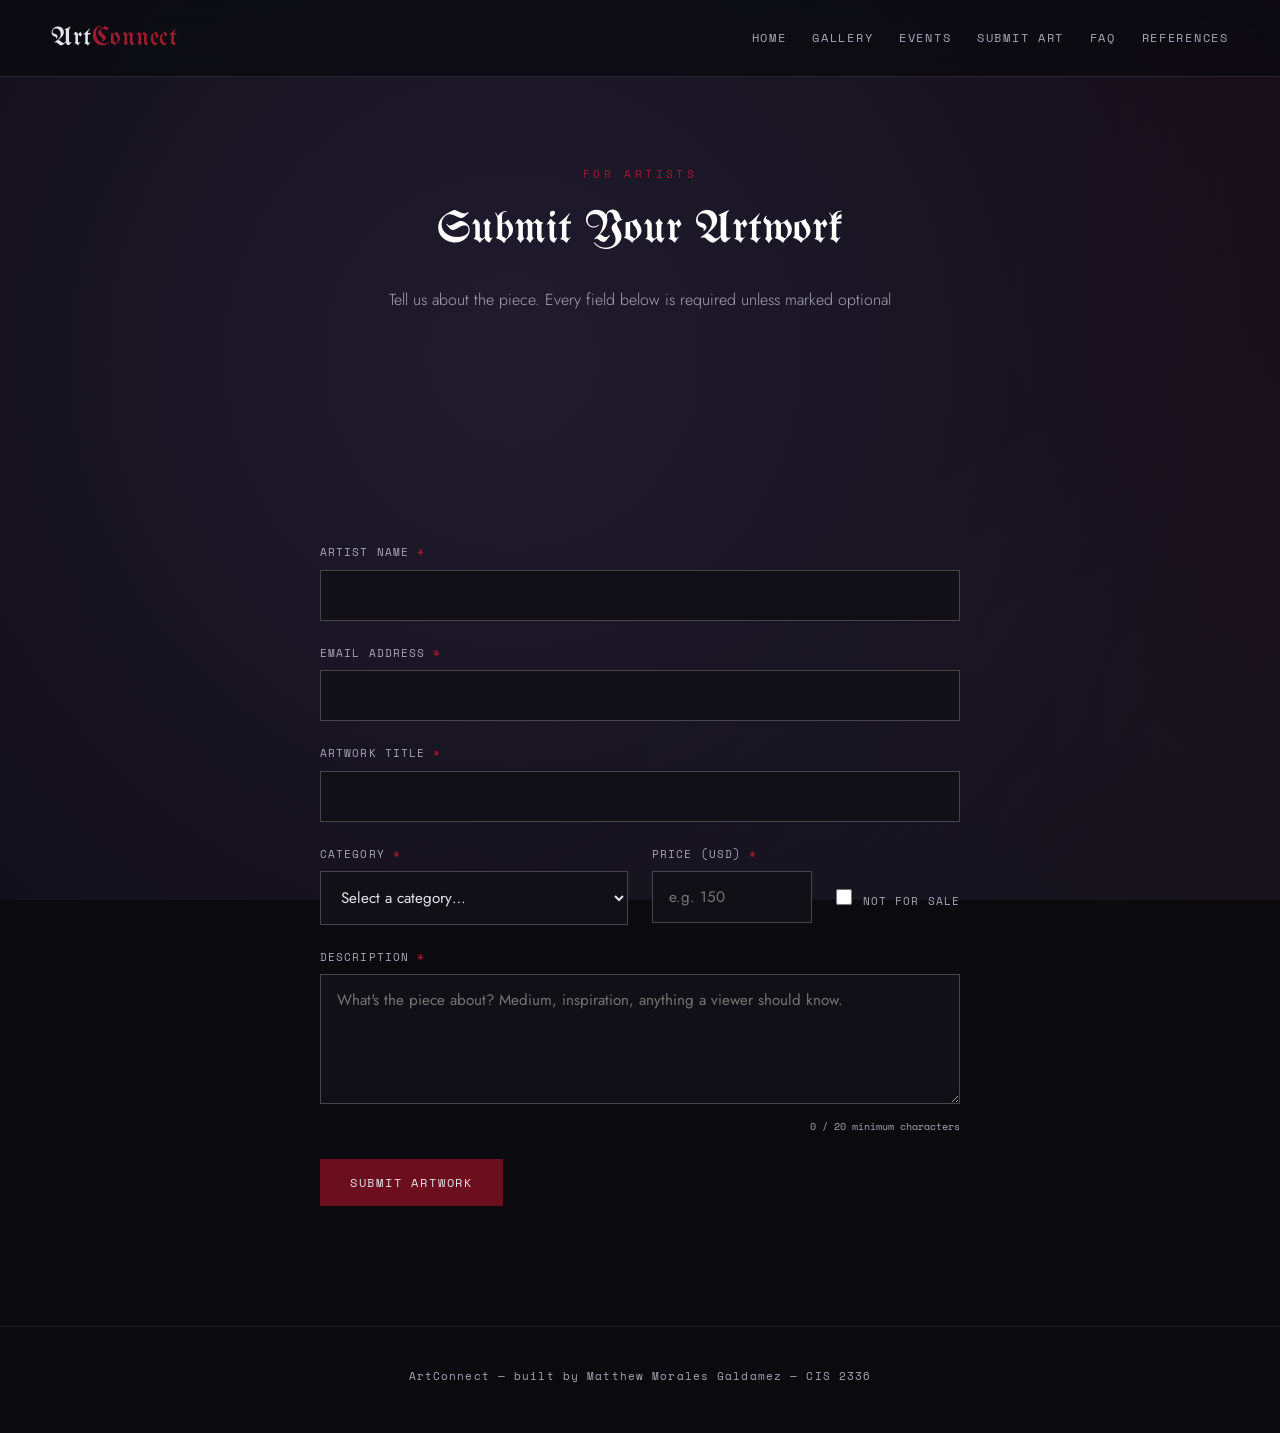
<file: frontend/pages/submit.html>
<!DOCTYPE html>
<html lang="en">
<head>
<meta charset="UTF-8">
<meta name="viewport" content="width=device-width, initial-scale=1.0">
<title>Submit Art — ArtConnect</title>
<meta name="description" content="Submit your artwork to be featured on ArtConnect.">
<link rel="stylesheet" href="../css/style.css">
<link rel="stylesheet" href="../css/submit.css">
</head>
<body>

<div class="fog-layer" aria-hidden="true"></div>

<header>
  <nav class="site-nav" aria-label="Primary">
    <a href="../index.html" class="brand">Art<span>Connect</span></a>
    <button class="nav-toggle" id="navToggle" aria-expanded="false" aria-controls="navLinks">Menu</button>
    <ul class="nav-links" id="navLinks">
      <li><a href="../index.html">Home</a></li>
      <li><a href="gallery.html">Gallery</a></li>
      <li><a href="events.html">Events</a></li>
      <li><a href="submit.html">Submit Art</a></li>
      <li><a href="faq.html">FAQ</a></li>
      <li><a href="references.html">References</a></li>
    </ul>
  </nav>
</header>

<main>

  <section class="page-header">
    <p class="section-label">For Artists</p>
    <h1 class="section-title" style="color:#ffffff;">Submit Your Artwork</h1>
    <p class="section-lede">
      Tell us about the piece. Every field below is required unless marked
      optional 
    </p>
  </section>

  <section>
    <div class="section-inner">

      <form class="submit-form" id="submitForm" novalidate>

        <div class="form-row">
          <label for="subName">Artist Name <span class="req">*</span></label>
          <input class="form-control" type="text" id="subName" name="subName" autocomplete="name">
          <p class="field-error" id="subNameError"></p>
        </div>

        <div class="form-row">
          <label for="subEmail">Email Address <span class="req">*</span></label>
          <input class="form-control" type="email" id="subEmail" name="subEmail" autocomplete="email">
          <p class="field-error" id="subEmailError"></p>
        </div>

        <div class="form-row">
          <label for="subTitle">Artwork Title <span class="req">*</span></label>
          <input class="form-control" type="text" id="subTitle" name="subTitle">
          <p class="field-error" id="subTitleError"></p>
        </div>

        <div class="form-two-col">
          <div class="form-row">
            <label for="subCategory">Category <span class="req">*</span></label>
            <select class="form-control" id="subCategory" name="subCategory">
              <option value="">Select a category…</option>
              <option value="painting">Painting</option>
              <option value="digital">Digital / Glitch</option>
              <option value="photography">Photography</option>
              <option value="mixed-media">Mixed Media</option>
              <option value="illustration">Illustration</option>
              <option value="sculpture">Sculpture</option>
              <option value="abstract">Abstract</option>
              <option value="other">Other</option>
            </select>
            <p class="field-error" id="subCategoryError"></p>
          </div>

          <div class="form-row">
            <label for="subPrice">Price (USD) <span class="req">*</span></label>
            <div class="price-row">
              <input class="form-control" type="text" inputmode="decimal" id="subPrice" name="subPrice" placeholder="e.g. 150">
              <label class="checkbox-line" for="subNotForSale">
                <input type="checkbox" id="subNotForSale" name="subNotForSale">
                Not for Sale
              </label>
            </div>
            <p class="field-error" id="subPriceError"></p>
          </div>
        </div>

        <div class="form-row">
          <label for="subDescription">Description <span class="req">*</span></label>
          <textarea class="form-control" id="subDescription" name="subDescription" placeholder="What's the piece about? Medium, inspiration, anything a viewer should know."></textarea>
          <p class="char-count" id="descCharCount">0 / 20 minimum characters</p>
          <p class="field-error" id="subDescriptionError"></p>
        </div>

        <div class="form-submit-row">
          <button type="submit" class="btn solid" id="submitBtn">Submit Artwork</button>
        </div>

        <p class="form-status" id="submitStatus" role="alert"></p>
      </form>

      <p class="backend-note">
        
      </p>
    </div>
  </section>

</main>

<footer class="site-footer">
  ArtConnect — built by Matthew Morales Galdamez — CIS 2336
</footer>

<script src="../js/script.js"></script>
<script src="../js/submit.js"></script>
</body>
</html>
</file>
<file: frontend/css/style.css>
@import url('https://fonts.googleapis.com/css2?family=UnifrakturMaguntia&family=Jost:wght@300;400;500;600&family=Space+Mono:wght@400;700&display=swap');

:root {
  /* Color */
  --void: #0a0a0f;
  --void-2: #111017;
  --bruise: #332947;
  --bruise-soft: #241d33;
  --fog: #e4e2eb;
  --fog-dim: #a8a5b8;
  --oxblood: #6b0f1e;
  --oxblood-bright: #9c1c30;
  --ether: #a8d8d1;

  /* Type */
  --font-display: 'UnifrakturMaguntia', serif;
  --font-body: 'Jost', sans-serif;
  --font-mono: 'Space Mono', monospace;

  /* Layout */
  --max-w: 1180px;
  --edge: clamp(1.25rem, 4vw, 3.5rem);
}

* { box-sizing: border-box; }

html { scroll-behavior: smooth; }

body {
  margin: 0;
  background: var(--void);
  color: var(--fog);
  font-family: var(--font-body);
  font-weight: 300;
  line-height: 1.6;
  overflow-x: hidden;
}

a { color: inherit; text-decoration: none; }

img { max-width: 100%; display: block; }

::selection { background: var(--oxblood); color: var(--fog); }

:focus-visible {
  outline: 2px solid var(--ether);
  outline-offset: 3px;
}

/* ---------- ambient fog backdrop ---------- */
.fog-layer {
  position: fixed;
  inset: 0;
  z-index: -1;
  background:
    radial-gradient(circle at 20% 20%, rgba(51,41,71,0.55), transparent 45%),
    radial-gradient(circle at 80% 15%, rgba(107,15,30,0.25), transparent 50%),
    radial-gradient(circle at 60% 80%, rgba(168,216,209,0.08), transparent 55%),
    var(--void);
  background-size: 200% 200%;
  animation: drift 40s ease-in-out infinite alternate;
}

@keyframes drift {
  0%   { background-position: 0% 0%, 100% 0%, 50% 100%; }
  100% { background-position: 20% 30%, 70% 20%, 30% 70%; }
}

@media (prefers-reduced-motion: reduce) {
  .fog-layer { animation: none; }
  * { scroll-behavior: auto !important; animation-duration: 0.01ms !important; }
}

/* ---------- nav ---------- */
.site-nav {
  position: sticky;
  top: 0;
  z-index: 50;
  display: flex;
  align-items: center;
  justify-content: space-between;
  padding: 1.1rem var(--edge);
  background: rgba(10,10,15,0.75);
  backdrop-filter: blur(10px);
  border-bottom: 1px solid rgba(228,226,235,0.12);
}

.brand {
  font-family: var(--font-display);
  font-size: 1.6rem;
  letter-spacing: 0.03em;
  color: var(--fog);
}

.brand span { color: var(--oxblood-bright); }

.nav-links {
  display: flex;
  gap: clamp(0.9rem, 2vw, 2rem);
  list-style: none;
  margin: 0;
  padding: 0;
  font-family: var(--font-mono);
  font-size: 0.72rem;
  letter-spacing: 0.15em;
  text-transform: uppercase;
}

.nav-links a {
  position: relative;
  padding-bottom: 4px;
  color: var(--fog-dim);
  transition: color 0.25s ease;
}

.nav-links a::after {
  content: '';
  position: absolute;
  left: 0; bottom: 0;
  width: 0; height: 1px;
  background: var(--ether);
  transition: width 0.3s ease;
}

.nav-links a:hover,
.nav-links a:focus-visible {
  color: var(--fog);
}
.nav-links a:hover::after,
.nav-links a:focus-visible::after { width: 100%; }

.nav-toggle { display: none; }

/* ---------- hero ---------- */
.hero {
  min-height: 88vh;
  display: flex;
  flex-direction: column;
  align-items: center;
  justify-content: center;
  text-align: center;
  padding: 6rem var(--edge) 4rem;
  position: relative;
}

.hero-eyebrow {
  font-family: var(--font-mono);
  font-size: 0.7rem;
  letter-spacing: 0.3em;
  text-transform: uppercase;
  color: var(--ether);
  margin-bottom: 1.5rem;
  opacity: 0.85;
}

.hero-title {
  font-family: var(--font-display);
  font-weight: 400;
  font-size: clamp(3rem, 10vw, 7rem);
  line-height: 1;
  margin: 0;
  position: relative;
  color: var(--fog);
}

/* chromatic-aberration glitch signature */
.hero-title span {
  position: relative;
  display: inline-block;
}

.hero-title span::before,
.hero-title span::after {
  content: attr(data-text);
  position: absolute;
  left: 0; top: 0;
  width: 100%;
  overflow: hidden;
  opacity: 0.7;
}

.hero-title span::before {
  color: var(--oxblood-bright);
  opacity: 0.55;
  animation: glitch-a 5s infinite steps(1);
}

.hero-title span::after {
  color: var(--ether);
  opacity: 0.55;
  animation: glitch-b 5s infinite steps(1);
}

/* constant low-level color split, always visible */
@keyframes glitch-a {
  0%, 100%   { transform: translate(-2px,0); clip-path: inset(0 0 0 0); }
  40%        { transform: translate(-2px,0); clip-path: inset(0 0 0 0); }
  41%        { transform: translate(-6px,2px); clip-path: inset(10% 0 60% 0); opacity: 0.85; }
  44%        { transform: translate(3px,-2px); clip-path: inset(55% 0 10% 0); opacity: 0.85; }
  47%        { transform: translate(-2px,0); clip-path: inset(0 0 0 0); opacity: 0.55; }
  80%        { transform: translate(-2px,0); clip-path: inset(0 0 0 0); }
  81%        { transform: translate(4px,1px); clip-path: inset(20% 0 40% 0); opacity: 0.85; }
  83%        { transform: translate(-2px,0); clip-path: inset(0 0 0 0); opacity: 0.55; }
}

@keyframes glitch-b {
  0%, 100%   { transform: translate(2px,0); clip-path: inset(0 0 0 0); }
  40%        { transform: translate(2px,0); clip-path: inset(0 0 0 0); }
  41%        { transform: translate(6px,-2px); clip-path: inset(60% 0 5% 0); opacity: 0.85; }
  44%        { transform: translate(-3px,2px); clip-path: inset(15% 0 55% 0); opacity: 0.85; }
  47%        { transform: translate(2px,0); clip-path: inset(0 0 0 0); opacity: 0.55; }
  80%        { transform: translate(2px,0); clip-path: inset(0 0 0 0); }
  81%        { transform: translate(-4px,-1px); clip-path: inset(40% 0 20% 0); opacity: 0.85; }
  83%        { transform: translate(2px,0); clip-path: inset(0 0 0 0); opacity: 0.55; }
}

.hero-sub {
  max-width: 46ch;
  margin: 1.75rem 0 0;
  color: var(--fog-dim);
  font-weight: 300;
  font-size: 1.05rem;
}

.hero-cta {
  margin-top: 2.5rem;
  display: inline-flex;
  gap: 1rem;
}

.btn {
  font-family: var(--font-mono);
  font-size: 0.75rem;
  letter-spacing: 0.15em;
  text-transform: uppercase;
  padding: 0.9rem 1.8rem;
  border: 1px solid rgba(228,226,235,0.3);
  background: transparent;
  color: var(--fog);
  transition: border-color 0.25s ease, background 0.25s ease, color 0.25s ease;
  cursor: pointer;
}

.btn:hover, .btn:focus-visible {
  border-color: var(--ether);
  color: var(--void);
  background: var(--ether);
}

.btn.solid {
  background: var(--oxblood);
  border-color: var(--oxblood);
  color: var(--fog);
}
.btn.solid:hover, .btn.solid:focus-visible {
  background: var(--oxblood-bright);
  border-color: var(--oxblood-bright);
  color: var(--fog);
}

/* ---------- generic section scaffolding ---------- */
section { padding: 5.5rem var(--edge); }

.section-inner { max-width: var(--max-w); margin: 0 auto; }

.section-label {
  font-family: var(--font-mono);
  font-size: 0.7rem;
  letter-spacing: 0.3em;
  text-transform: uppercase;
  color: var(--oxblood-bright);
  margin: 0 0 0.75rem;
  text-align: center;
}

.section-title {
  font-family: var(--font-display);
  font-size: clamp(1.9rem, 4vw, 2.8rem);
  font-weight: 400;
  margin: 0 auto 1.25rem;
  color: var(--fog);
  text-align: center;
}

.section-lede {
  max-width: 62ch;
  margin-left: auto;
  margin-right: auto;
  color: var(--fog-dim);
  font-size: 1rem;
  text-align: center;
}

/* ---------- welcome / about ---------- */
.about {
  background: linear-gradient(180deg, transparent, rgba(51,41,71,0.25) 40%, transparent);
  border-top: 1px solid rgba(228,226,235,0.08);
  border-bottom: 1px solid rgba(228,226,235,0.08);
}

.about-grid {
  display: flex;
  flex-direction: column;
  align-items: center;
  gap: 2rem;
  text-align: center;
}

.about-quote {
  font-family: var(--font-display);
  font-size: 1.4rem;
  line-height: 1.5;
  color: var(--ether);
  border-left: none;
  border-top: 2px solid var(--oxblood);
  padding-left: 0;
  padding-top: 1.25rem;
  max-width: 40ch;
  margin: 0 auto;
}

/* ---------- featured artwork ---------- */
.card-grid {
  display: grid;
  grid-template-columns: repeat(auto-fit, minmax(230px, 1fr));
  gap: 1.75rem;
  margin-top: 2.5rem;
}

.art-card {
  background: var(--void-2);
  border: 1px solid rgba(228,226,235,0.1);
  overflow: hidden;
  transition: transform 0.3s ease, border-color 0.3s ease;
}

.art-card:hover { transform: translateY(-6px); border-color: var(--ether); }

.art-frame {
  aspect-ratio: 4 / 5;
  background: var(--frame-bg, linear-gradient(155deg, var(--bruise), var(--void)));
  display: flex;
  align-items: center;
  justify-content: center;
  font-family: var(--font-mono);
  font-size: 0.65rem;
  letter-spacing: 0.1em;
  color: rgba(228,226,235,0.35);
  text-transform: uppercase;
  text-align: center;
  padding: 1rem;
}

.art-info { padding: 1.1rem 1.2rem 1.4rem; text-align: center; }

.art-title {
  font-family: var(--font-body);
  font-weight: 500;
  font-size: 1.05rem;
  margin: 0 0 0.2rem;
  color: var(--fog);
}

.art-artist {
  font-size: 0.85rem;
  color: var(--fog-dim);
  margin: 0 0 0.6rem;
}

.art-meta {
  display: flex;
  justify-content: center;
  align-items: center;
  gap: 0.75rem;
  font-family: var(--font-mono);
  font-size: 0.7rem;
  letter-spacing: 0.05em;
  text-transform: uppercase;
}

.art-category { color: var(--ether); }
.art-price { color: var(--fog-dim); }
.art-price.not-for-sale { color: var(--oxblood-bright); }

/* ---------- featured events ---------- */
.event-list {
  margin-top: 2.5rem;
  display: flex;
  flex-direction: column;
  align-items: center;
  border-top: 1px solid rgba(228,226,235,0.12);
}

.event-row {
  display: flex;
  flex-direction: column;
  align-items: center;
  gap: 0.5rem;
  width: 100%;
  max-width: 480px;
  text-align: center;
  padding: 1.5rem 0;
  border-bottom: 1px solid rgba(228,226,235,0.12);
  transition: background 0.25s ease;
}

.event-row .btn { margin-top: 0.5rem; }

.event-row:hover { background: rgba(107,15,30,0.06); }

.event-date {
  font-family: var(--font-mono);
  font-size: 0.75rem;
  letter-spacing: 0.05em;
  color: var(--ether);
  line-height: 1.4;
}

.event-date strong {
  display: block;
  font-size: 1.6rem;
  color: var(--fog);
  font-family: var(--font-body);
  font-weight: 600;
}

.event-name {
  font-size: 1.1rem;
  color: var(--fog);
  margin: 0 0 0.3rem;
}

.event-loc {
  font-size: 0.85rem;
  color: var(--fog-dim);
}

/* ---------- developer contact ---------- */
.contact {
  background: var(--void-2);
  border-top: 1px solid rgba(228,226,235,0.1);
}

.contact-card {
  max-width: 520px;
  margin: 0 auto;
  border: 1px solid rgba(168,216,209,0.25);
  padding: 2.5rem;
  text-align: center;
  position: relative;
}

.contact-card::before {
  content: '// developer_record.log';
  position: absolute;
  top: -0.7rem;
  left: 1.5rem;
  background: var(--void-2);
  padding: 0 0.5rem;
  font-family: var(--font-mono);
  font-size: 0.65rem;
  letter-spacing: 0.1em;
  color: var(--ether);
}

.contact-name {
  font-family: var(--font-display);
  font-size: 1.8rem;
  margin: 0 0 0.5rem;
  color: var(--fog);
}

.contact-role {
  font-family: var(--font-mono);
  font-size: 0.7rem;
  letter-spacing: 0.15em;
  text-transform: uppercase;
  color: var(--fog-dim);
  margin: 0 0 1.25rem;
}

.contact-email {
  display: inline-block;
  font-family: var(--font-mono);
  font-size: 0.95rem;
  color: var(--ether);
  border-bottom: 1px dashed rgba(168,216,209,0.5);
  padding-bottom: 2px;
}

.contact-email:hover, .contact-email:focus-visible { color: var(--fog); border-color: var(--fog); }

/* ---------- footer ---------- */
.site-footer {
  padding: 2.5rem var(--edge) 3rem;
  text-align: center;
  font-family: var(--font-mono);
  font-size: 0.7rem;
  letter-spacing: 0.1em;
  color: var(--fog-dim);
  border-top: 1px solid rgba(228,226,235,0.08);
}

/* ---------- responsive nav ---------- */
@media (max-width: 720px) {
  .nav-links {
    position: fixed;
    inset: 60px 0 0 0;
    background: var(--void);
    flex-direction: column;
    align-items: center;
    justify-content: center;
    gap: 2rem;
    font-size: 0.95rem;
    transform: translateY(-110%);
    transition: transform 0.35s ease;
  }
  .nav-links.open { transform: translateY(0); }

  .nav-toggle {
    display: block;
    background: none;
    border: none;
    color: var(--fog);
    font-family: var(--font-mono);
    font-size: 0.8rem;
    letter-spacing: 0.1em;
    text-transform: uppercase;
    cursor: pointer;
  }
}
</file>
<file: frontend/css/faq.css>
/* =========================================================
   ArtConnect — faq.css
   Extends style.css. Handles the expand/collapse accordion.
   ========================================================= */

.page-header .section-title {
  color: #ffffff;
}

.faq-list {
  max-width: 780px;
  margin: 2.5rem auto 0;
  display: flex;
  flex-direction: column;
  gap: 0.9rem;
}

.faq-item {
  border: 1px solid rgba(228,226,235,0.14);
  background: var(--void-2);
  transition: border-color 0.25s ease;
}

.faq-item.open {
  border-color: var(--ether);
}

.faq-question {
  width: 100%;
  display: flex;
  align-items: center;
  justify-content: space-between;
  gap: 1.5rem;
  background: none;
  border: none;
  text-align: left;
  padding: 1.35rem 1.6rem;
  cursor: pointer;
  font-family: var(--font-body);
  font-size: 1.05rem;
  font-weight: 500;
  color: var(--fog);
}

.faq-question:hover .faq-q-text,
.faq-question:focus-visible .faq-q-text {
  color: var(--ether);
}

.faq-q-text { transition: color 0.2s ease; }

.faq-icon {
  flex-shrink: 0;
  width: 1.6rem;
  height: 1.6rem;
  display: flex;
  align-items: center;
  justify-content: center;
  border: 1px solid rgba(228,226,235,0.3);
  font-family: var(--font-mono);
  font-size: 0.9rem;
  color: var(--fog-dim);
  transition: transform 0.3s ease, border-color 0.3s ease, color 0.3s ease;
}

.faq-item.open .faq-icon {
  transform: rotate(45deg);
  border-color: var(--oxblood-bright);
  color: var(--oxblood-bright);
}

.faq-answer-wrap {
  max-height: 0;
  overflow: hidden;
  transition: max-height 0.35s ease;
}

.faq-answer {
  padding: 0 1.6rem 1.5rem;
  color: var(--fog-dim);
  font-size: 0.95rem;
  line-height: 1.7;
  max-width: 65ch;
}

.faq-toolbar {
  max-width: 780px;
  margin: 0 auto;
  display: flex;
  justify-content: center;
  gap: 0.75rem;
}

.faq-toolbar .btn { font-size: 0.65rem; padding: 0.6rem 1.2rem; }
</file>
<file: frontend/css/references.css>
/* =========================================================
   ArtConnect — references.css
   Extends style.css. Formats citation lists.
   ========================================================= */

.ref-block {
  max-width: 820px;
  margin: 0 auto 3.5rem;
}

.ref-block:last-child { margin-bottom: 0; }

.ref-block-title {
  font-family: var(--font-display);
  font-size: 1.5rem;
  color: var(--ether);
  margin: 0 0 0.4rem;
  text-align: center;
}

.ref-block-note {
  text-align: center;
  color: var(--fog-dim);
  font-size: 0.85rem;
  max-width: 60ch;
  margin: 0 auto 1.75rem;
}

.ref-list {
  list-style: none;
  margin: 0;
  padding: 0;
  counter-reset: ref-counter;
}

.ref-item {
  counter-increment: ref-counter;
  position: relative;
  padding: 1.1rem 1.3rem 1.1rem 3.2rem;
  border: 1px solid rgba(228,226,235,0.12);
  background: var(--void-2);
  margin-bottom: 0.75rem;
}

.ref-item::before {
  content: counter(ref-counter, decimal-leading-zero);
  position: absolute;
  left: 1.1rem;
  top: 1.1rem;
  font-family: var(--font-mono);
  font-size: 0.7rem;
  color: var(--oxblood-bright);
}

.ref-item-title {
  font-weight: 500;
  color: var(--fog);
  margin: 0 0 0.25rem;
  font-size: 0.95rem;
}

.ref-item-detail {
  color: var(--fog-dim);
  font-size: 0.82rem;
  margin: 0;
  line-height: 1.6;
}

.ref-item-detail a {
  color: var(--ether);
  border-bottom: 1px dashed rgba(168,216,209,0.5);
}

.ref-item-detail a:hover { color: var(--fog); }

/* ---------- AI prompt log ---------- */
.prompt-log {
  display: flex;
  flex-direction: column;
  gap: 0.9rem;
}

.prompt-entry {
  border: 1px solid rgba(228,226,235,0.12);
  background: var(--void-2);
  padding: 1rem 1.3rem;
}

.prompt-entry .p-label {
  font-family: var(--font-mono);
  font-size: 0.62rem;
  letter-spacing: 0.1em;
  text-transform: uppercase;
  color: var(--oxblood-bright);
  margin: 0 0 0.4rem;
}

.prompt-entry .p-text {
  font-family: var(--font-mono);
  font-size: 0.8rem;
  color: var(--fog);
  margin: 0;
  line-height: 1.6;
}
</file>
<file: frontend/css/submit.css>
/* =========================================================
   ArtConnect — submit.css
   Extends style.css. Self-contained form styling for the
   Artist Submission page.
   ========================================================= */

.submit-form {
  max-width: 640px;
  margin: 2.5rem auto 0;
}

.form-row {
  margin-bottom: 1.5rem;
}

.form-row label {
  display: block;
  font-family: var(--font-mono);
  font-size: 0.68rem;
  letter-spacing: 0.1em;
  text-transform: uppercase;
  color: var(--fog-dim);
  margin-bottom: 0.5rem;
}

.form-row label .req { color: var(--oxblood-bright); }

.form-control {
  width: 100%;
  background: var(--void-2);
  border: 1px solid rgba(228,226,235,0.25);
  color: var(--fog);
  font-family: var(--font-body);
  font-size: 0.95rem;
  padding: 0.85rem 1rem;
  transition: border-color 0.2s ease;
}

.form-control:focus {
  outline: none;
  border-color: var(--ether);
}

.form-control.invalid {
  border-color: var(--oxblood-bright);
}

.form-control:disabled {
  opacity: 0.4;
  cursor: not-allowed;
}

textarea.form-control { resize: vertical; min-height: 130px; }

.field-error {
  display: none;
  color: var(--oxblood-bright);
  font-family: var(--font-mono);
  font-size: 0.72rem;
  margin-top: 0.5rem;
}

.field-error.show { display: block; }

.field-hint {
  font-family: var(--font-mono);
  font-size: 0.68rem;
  color: var(--fog-dim);
  margin-top: 0.5rem;
}

.form-two-col {
  display: grid;
  grid-template-columns: 1fr 1fr;
  gap: 1.5rem;
}

@media (max-width: 560px) {
  .form-two-col { grid-template-columns: 1fr; }
}

/* ---------- price row + not-for-sale checkbox ---------- */
.price-row {
  display: flex;
  align-items: flex-start;
  gap: 1.25rem;
}

.price-row .form-control { flex: 1; }

.checkbox-line {
  display: flex;
  align-items: center;
  gap: 0.6rem;
  font-family: var(--font-mono);
  font-size: 0.68rem;
  letter-spacing: 0.05em;
  text-transform: uppercase;
  color: var(--fog-dim);
  white-space: nowrap;
  padding-top: 0.9rem;
}

.checkbox-line input[type="checkbox"] {
  width: 1rem;
  height: 1rem;
  accent-color: var(--oxblood-bright);
}

/* ---------- description char count ---------- */
.char-count {
  font-family: var(--font-mono);
  font-size: 0.65rem;
  color: var(--fog-dim);
  text-align: right;
  margin-top: 0.4rem;
}

.char-count.low { color: var(--oxblood-bright); }

/* ---------- submit + status ---------- */
.form-submit-row {
  display: flex;
  align-items: center;
  gap: 1.25rem;
  margin-top: 0.5rem;
}

.form-submit-row .btn:disabled {
  opacity: 0.5;
  cursor: not-allowed;
}

.form-status {
  font-family: var(--font-mono);
  font-size: 0.8rem;
  padding: 1rem 1.2rem;
  border: 1px solid;
  margin-top: 1.5rem;
  display: none;
  line-height: 1.6;
}

.form-status.show { display: block; }

.form-status.success {
  border-color: var(--ether);
  color: var(--ether);
  background: rgba(168,216,209,0.06);
}

.form-status.error {
  border-color: var(--oxblood-bright);
  color: var(--oxblood-bright);
  background: rgba(107,15,30,0.08);
}

.backend-note {
  font-family: var(--font-mono);
  font-size: 0.68rem;
  letter-spacing: 0.03em;
  color: var(--fog-dim);
  text-align: center;
  margin-top: 2rem;
  opacity: 0.75;
}
</file>
